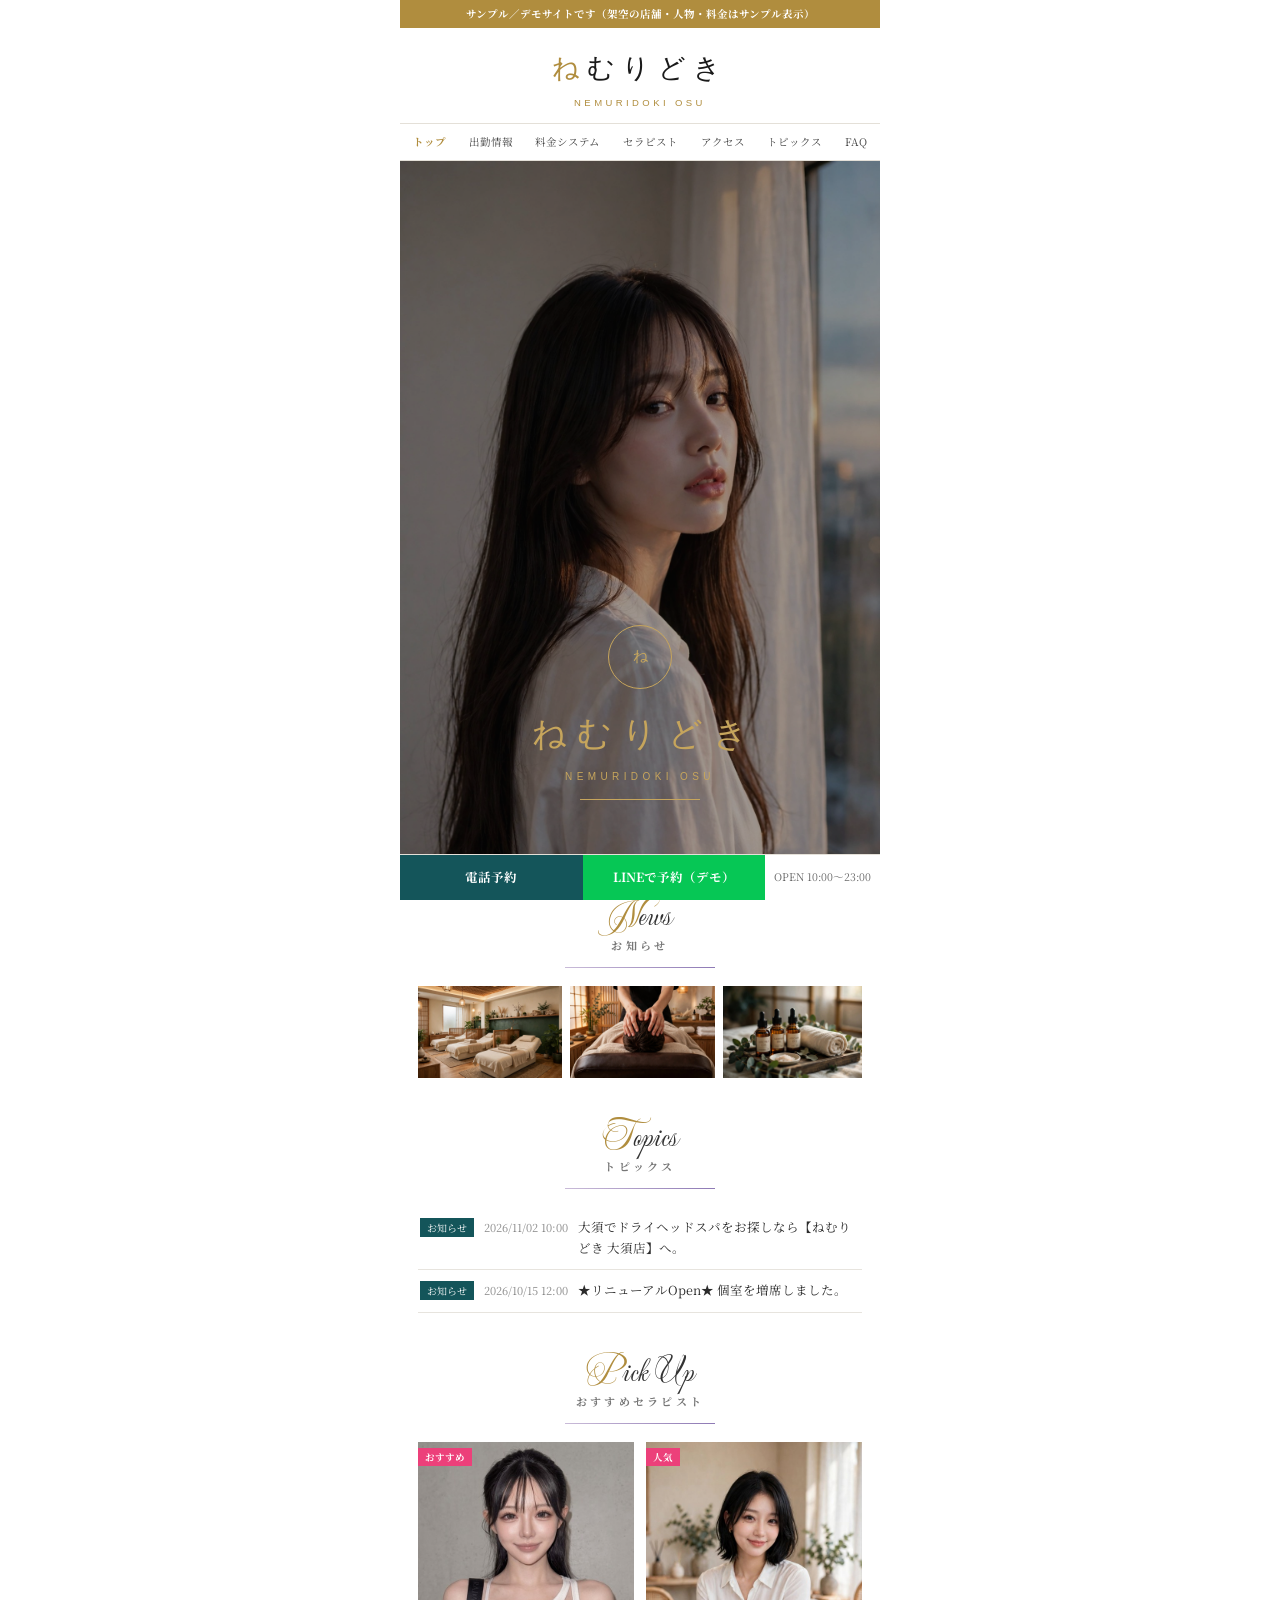
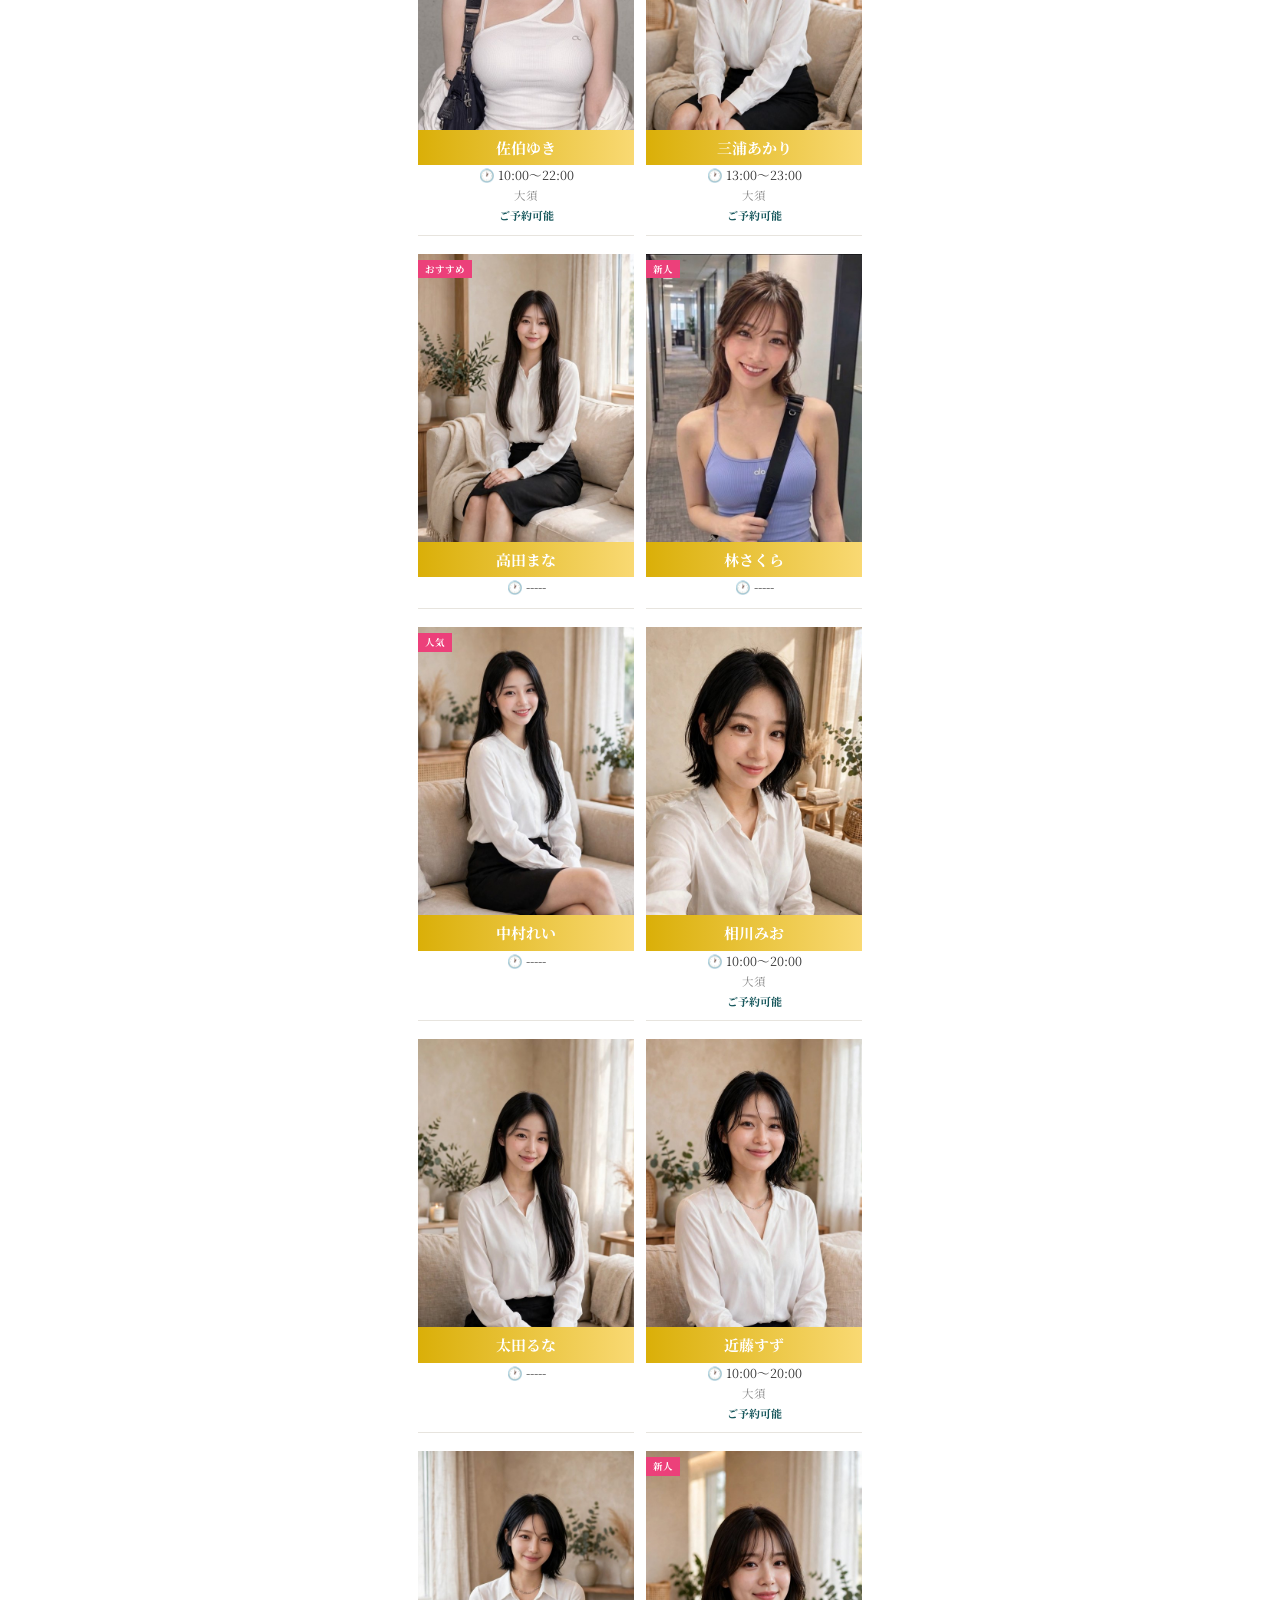
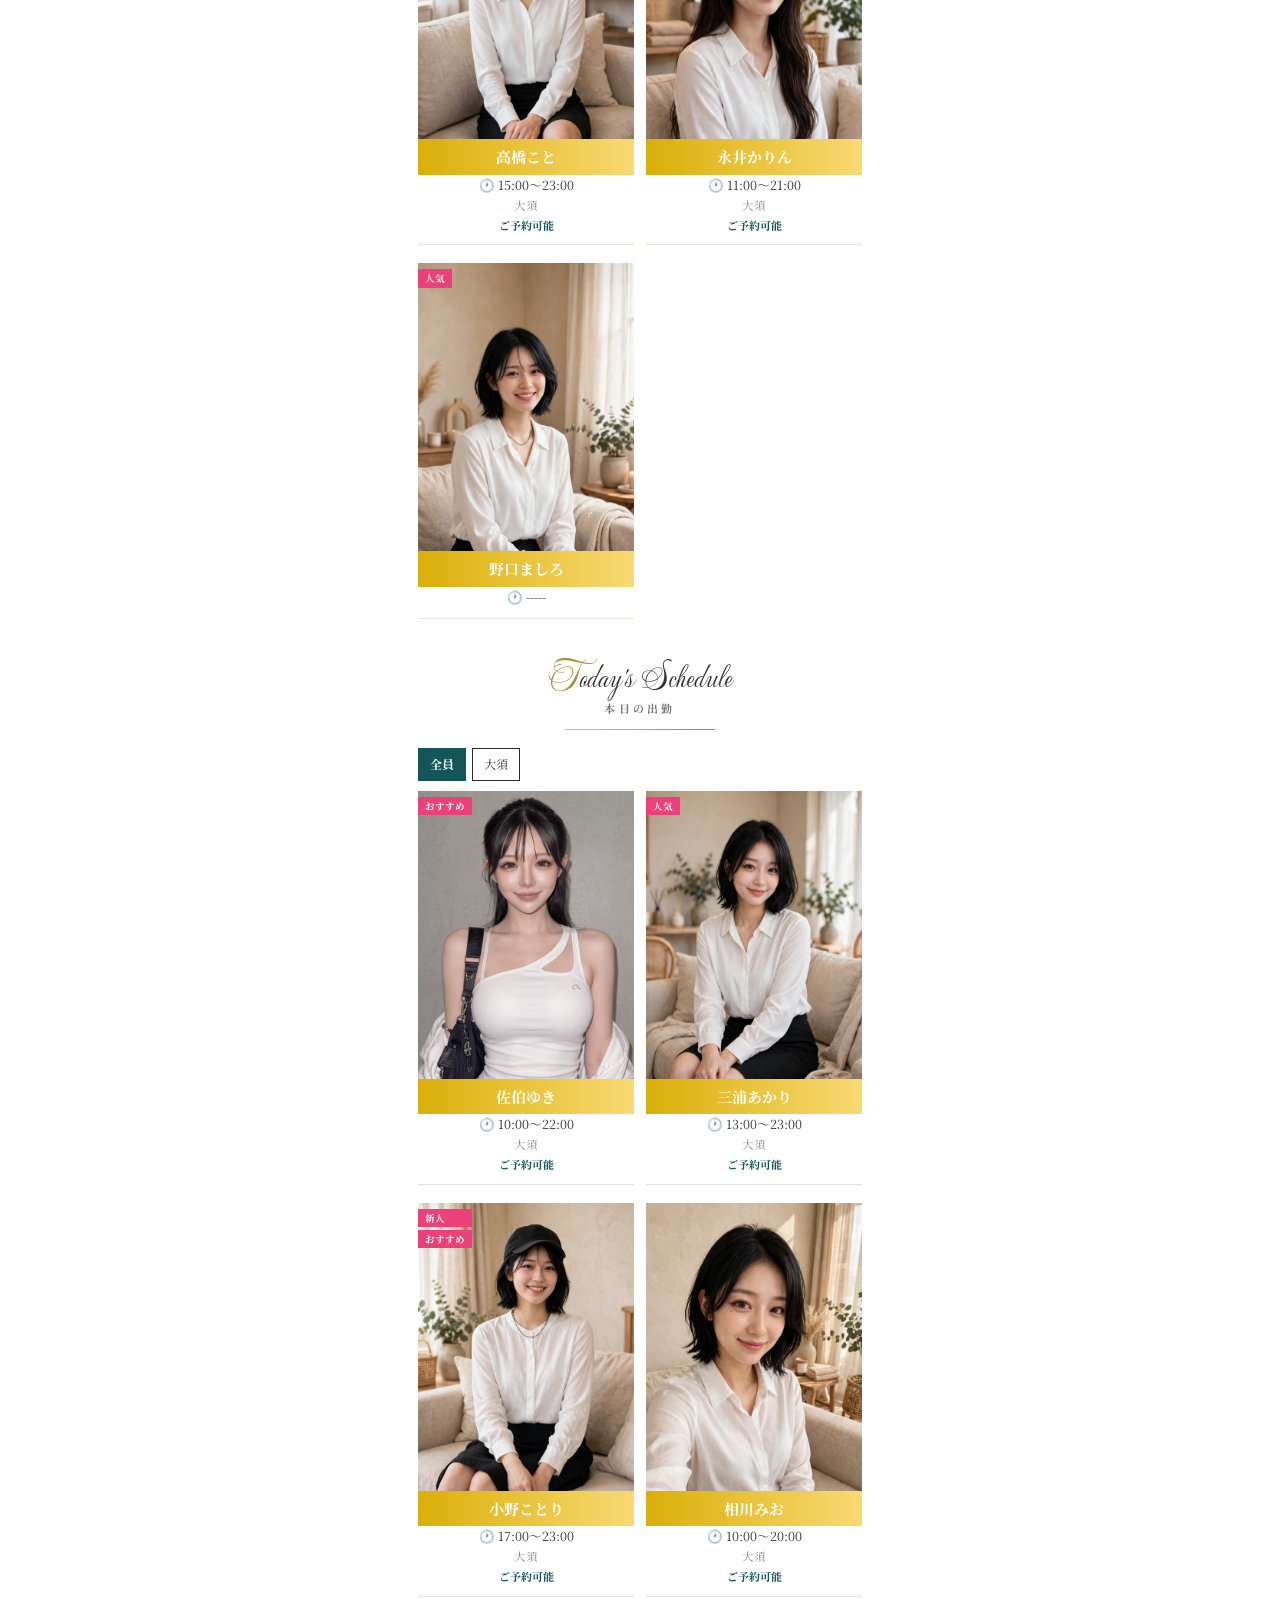
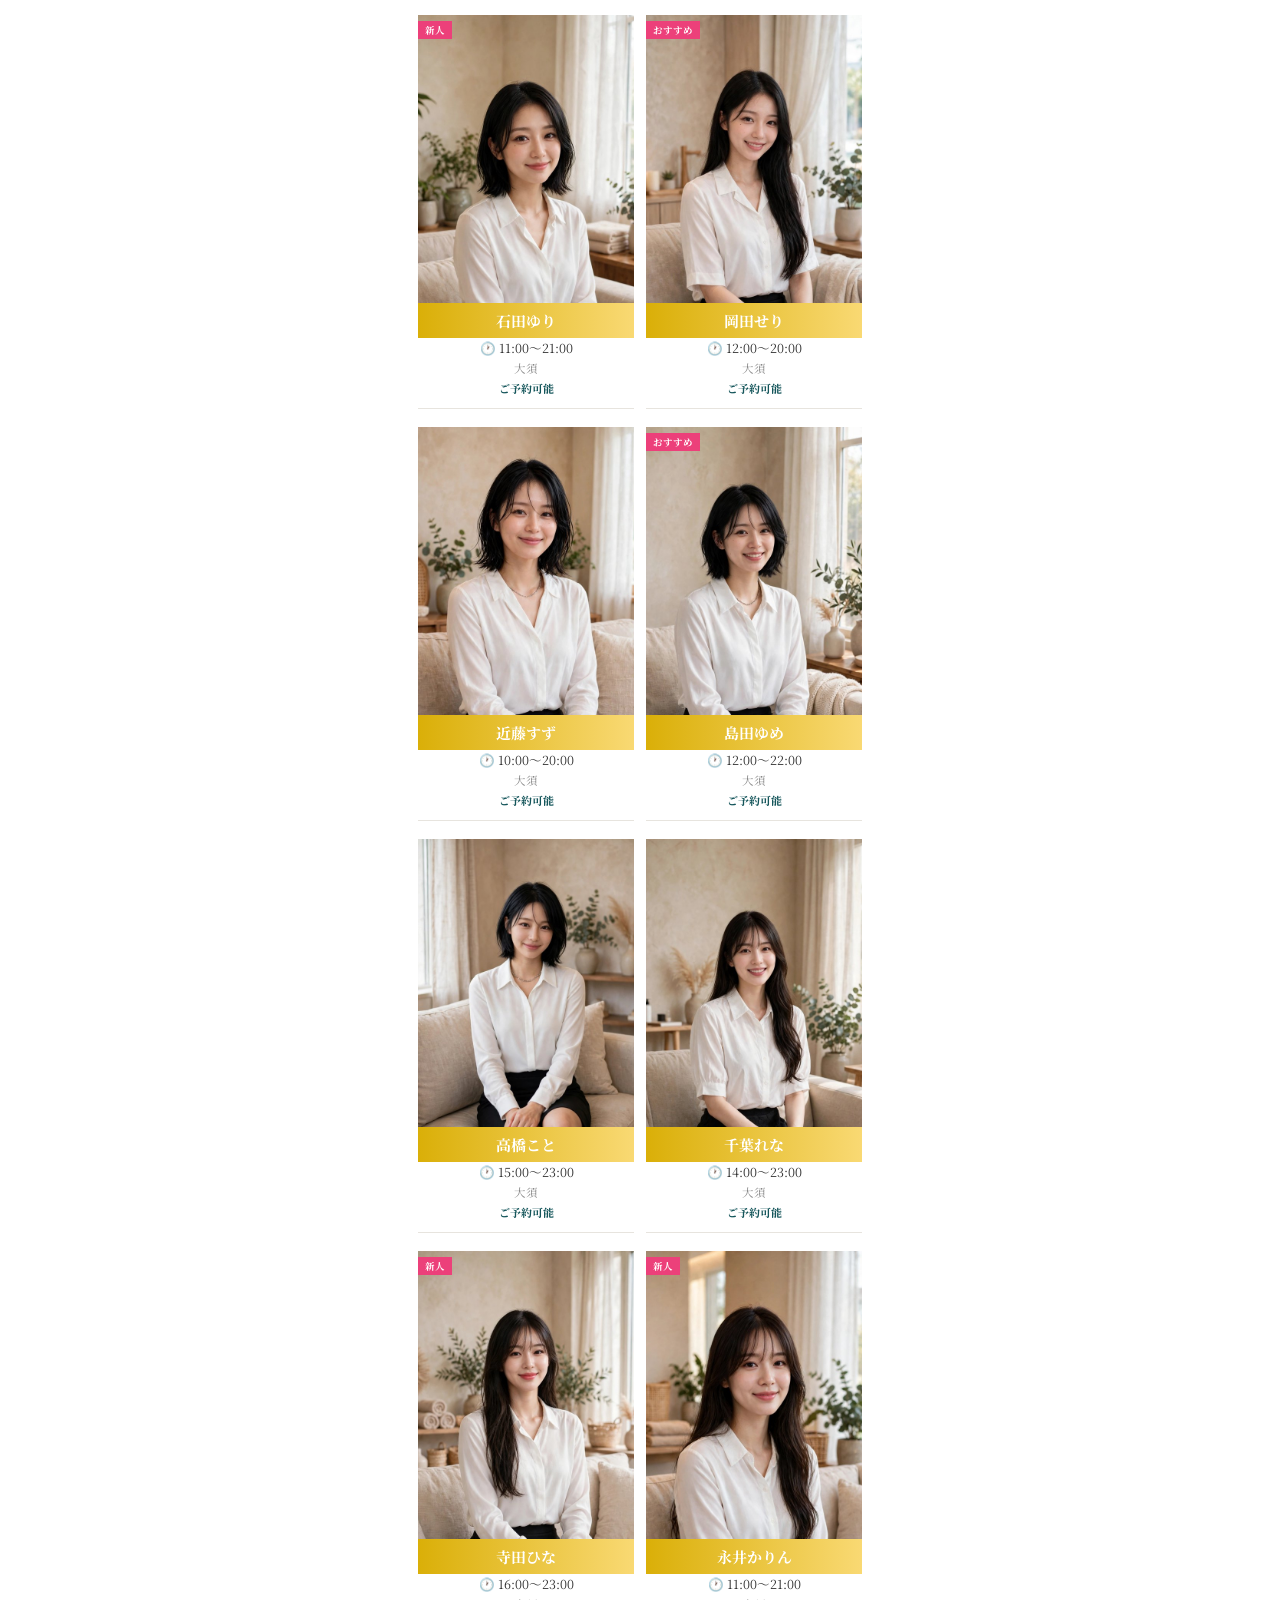
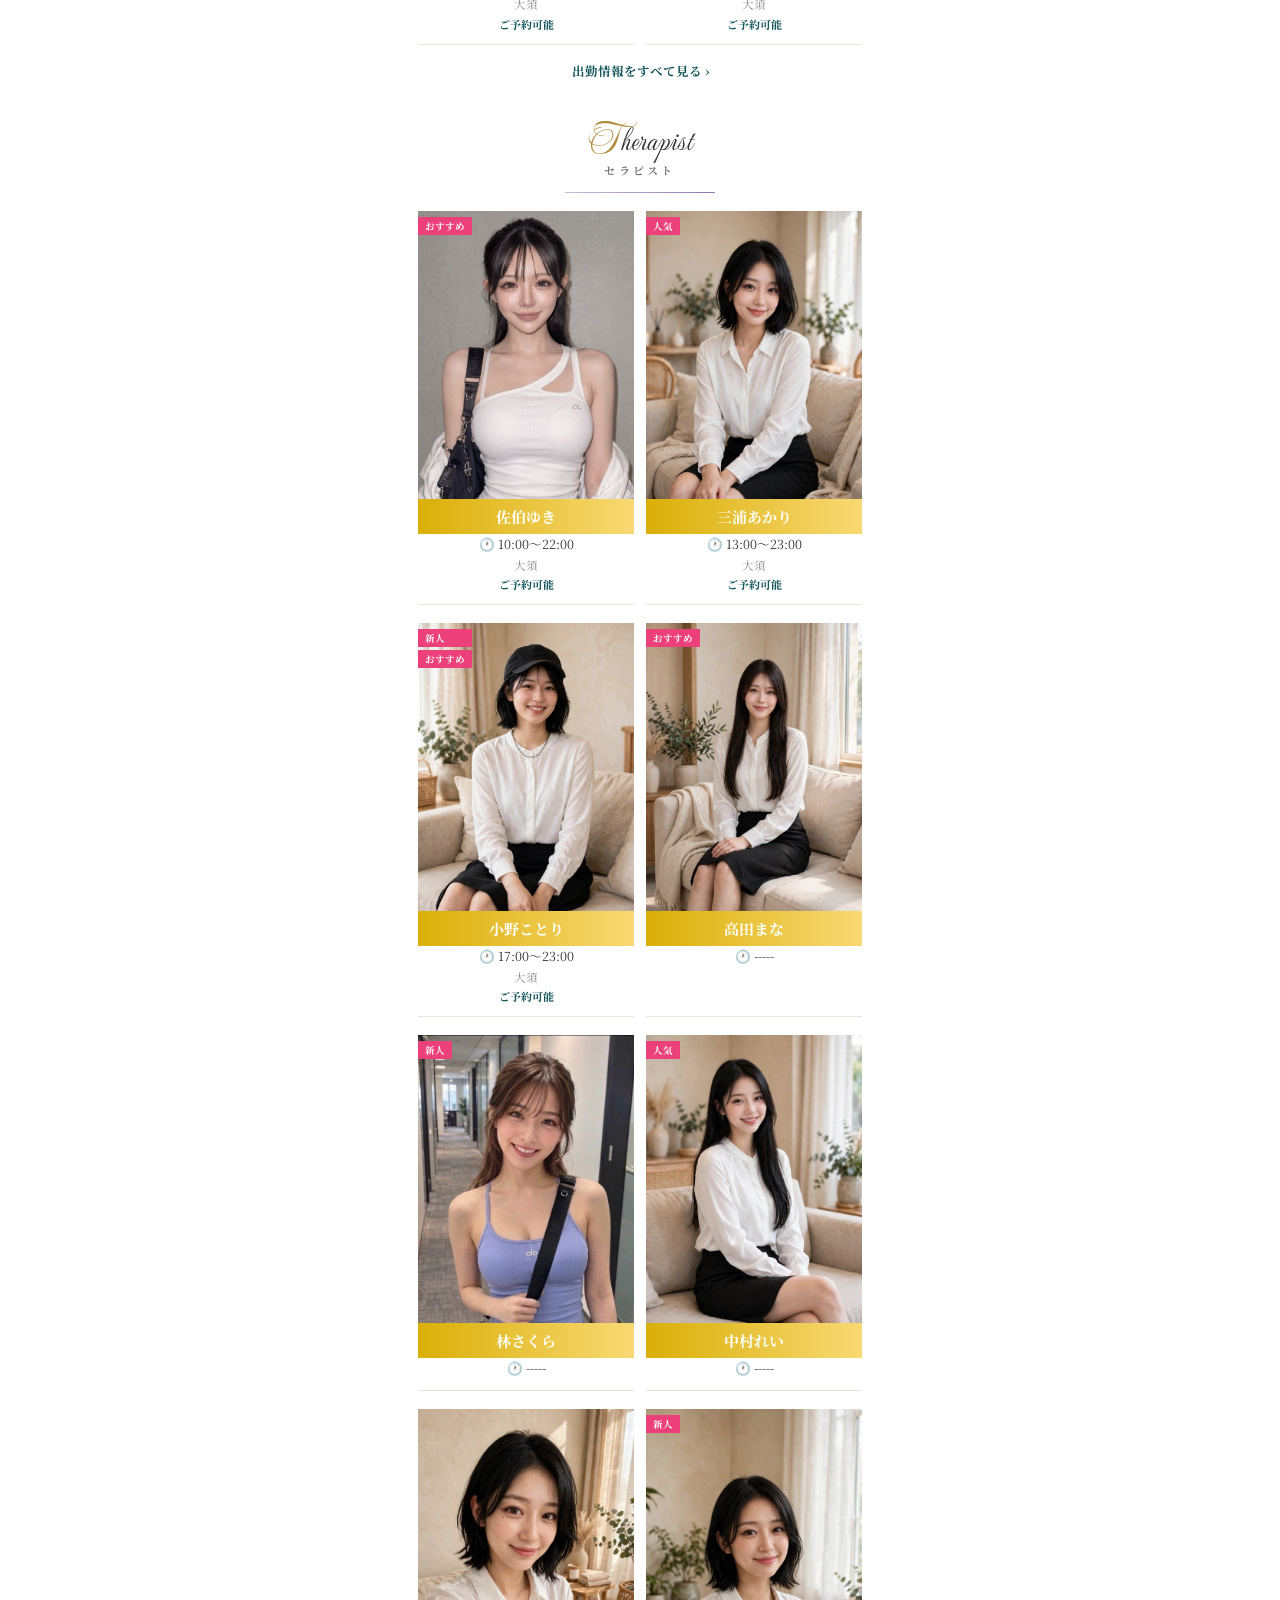
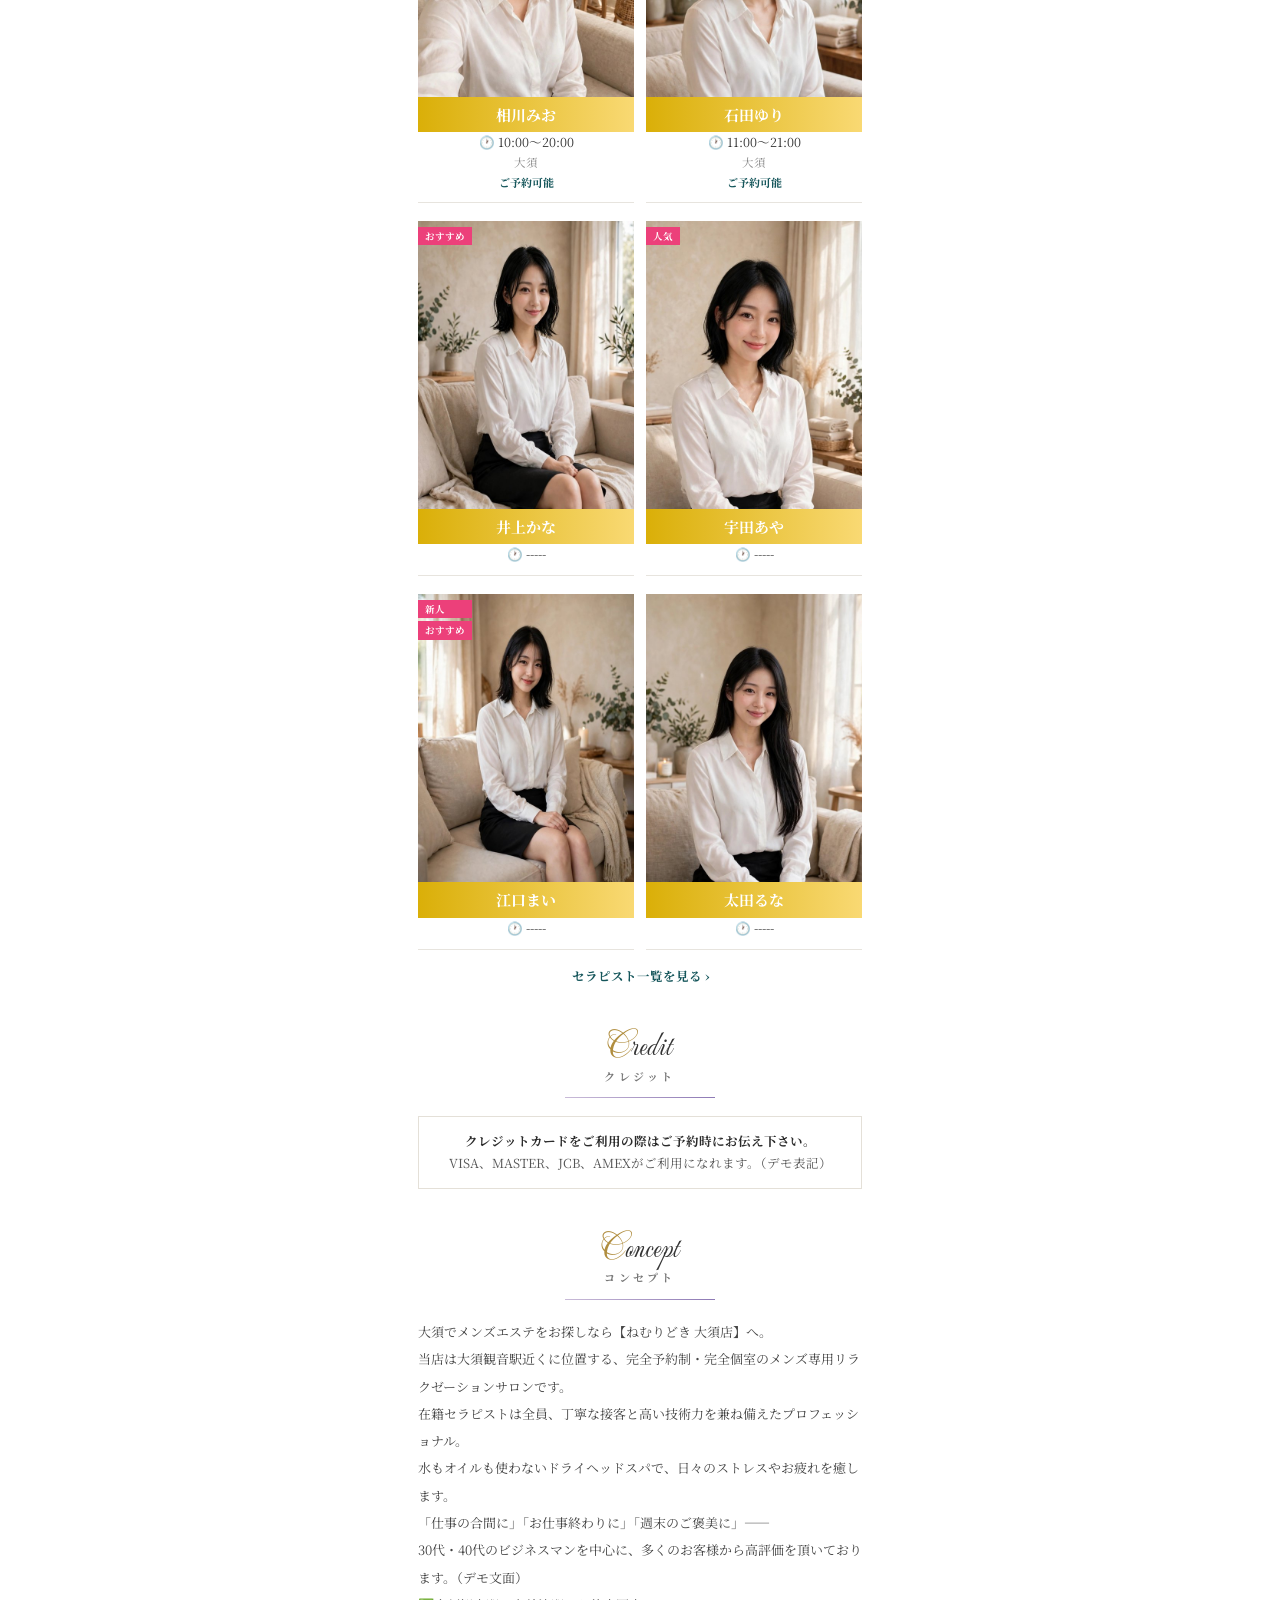
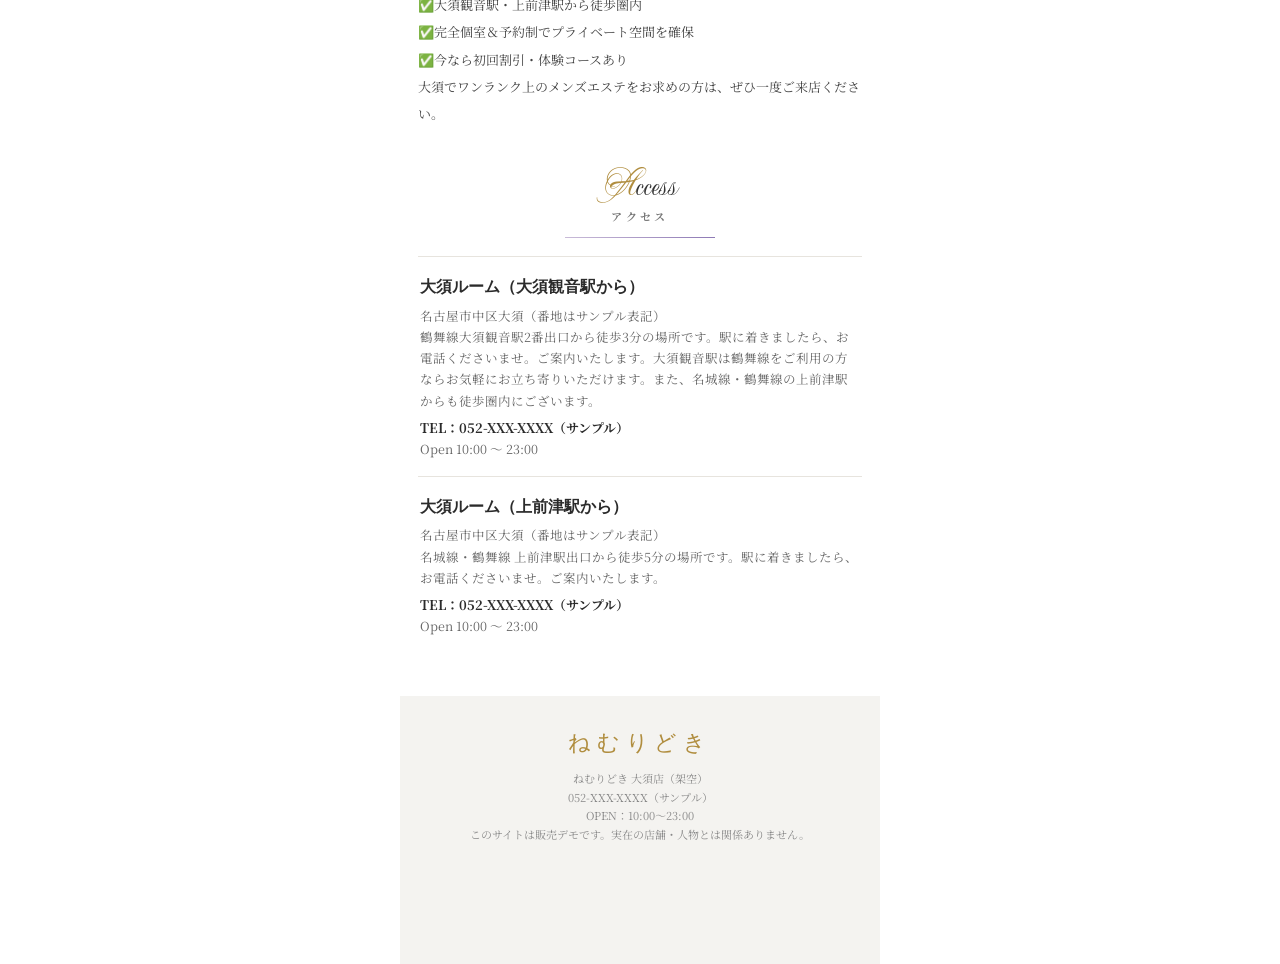
<file: index.html>
<!DOCTYPE html><html lang="ja"><head><meta charset="UTF-8"><meta name="viewport" content="width=device-width,initial-scale=1"><title>大須のメンズエステ【ねむりどき 大須店】完全個室で極上の癒し体験（デモ）</title><link rel="stylesheet" href="style.css"><link rel="preconnect" href="https://fonts.googleapis.com"><link href="https://fonts.googleapis.com/css2?family=Mea+Culpa&family=Noto+Serif+JP:wght@400;700&display=swap" rel="stylesheet"></head><body>
<div class="demo">サンプル／デモサイトです（架空の店舗・人物・料金はサンプル表示）</div><div id="splash"><div class="lg">ねむりどき<small>NEMURIDOKI OSU</small></div></div><header class="top"><div class="logo"><span class="g">ね</span>むりどき<small>NEMURIDOKI OSU</small></div></header>
<nav class="main"><a href="index.html" class="on">トップ</a><a href="schedule.html">出勤情報</a><a href="system.html">料金システム</a><a href="therapist.html">セラピスト</a><a href="access.html">アクセス</a><a href="topics.html">トピックス</a><a href="faq.html">FAQ</a></nav>
<div class="fv"><img src="img/hero.jpg"><div class="veil"></div><div class="lg"><div class="mark">ね</div><div class="nm">ねむりどき</div><div class="en">NEMURIDOKI OSU</div><div class="rule"></div></div></div>
<section><h2 class="sec"><span class="en">News</span><span class="ja">お知らせ</span></h2>
<div class="slider"><img src="img/interior.jpg"><img src="img/treatment.jpg"><img src="img/aroma.jpg"></div></section>
<section><h2 class="sec"><span class="en">Topics</span><span class="ja">トピックス</span></h2>
<div class="topic"><span class="tag">お知らせ</span><span class="d">2026/11/02 10:00</span><span>大須でドライヘッドスパをお探しなら【ねむりどき 大須店】へ。</span></div>
<div class="topic"><span class="tag">お知らせ</span><span class="d">2026/10/15 12:00</span><span>★リニューアルOpen★ 個室を増席しました。</span></div></section>
<section><h2 class="sec"><span class="en">Pick Up</span><span class="ja">おすすめセラピスト</span></h2>
<div class="grid" id="pickup"></div></section>
<section><h2 class="sec"><span class="en">Today's Schedule</span><span class="ja">本日の出勤</span></h2>
<div class="tabs"><span class="on">全員</span><span>大須</span></div>
<div class="grid" id="today"></div>
<a class="more" href="schedule.html">出勤情報をすべて見る ›</a></section>
<section><h2 class="sec"><span class="en">Therapist</span><span class="ja">セラピスト</span></h2>
<div class="grid" id="therapists"></div>
<a class="more" href="therapist.html">セラピスト一覧を見る ›</a></section>
<section><h2 class="sec"><span class="en">Credit</span><span class="ja">クレジット</span></h2>
<div class="credit"><b>クレジットカードをご利用の際はご予約時にお伝え下さい。</b><br>VISA、MASTER、JCB、AMEXがご利用になれます。（デモ表記）</div></section>
<section><h2 class="sec"><span class="en">Concept</span><span class="ja">コンセプト</span></h2>
<div class="concept">
<p>大須でメンズエステをお探しなら【ねむりどき 大須店】へ。</p>
<p>当店は大須観音駅近くに位置する、完全予約制・完全個室のメンズ専用リラクゼーションサロンです。</p>
<p>在籍セラピストは全員、丁寧な接客と高い技術力を兼ね備えたプロフェッショナル。</p>
<p>水もオイルも使わないドライヘッドスパで、日々のストレスやお疲れを癒します。</p>
<p>「仕事の合間に」「お仕事終わりに」「週末のご褒美に」——</p>
<p>30代・40代のビジネスマンを中心に、多くのお客様から高評価を頂いております。（デモ文面）</p>
<p><span class="ck">✅</span>大須観音駅・上前津駅から徒歩圏内</p>
<p><span class="ck">✅</span>完全個室＆予約制でプライベート空間を確保</p>
<p><span class="ck">✅</span>今なら初回割引・体験コースあり</p>
<p>大須でワンランク上のメンズエステをお求めの方は、ぜひ一度ご来店ください。</p>
</div></section>
<section id="access"><h2 class="sec"><span class="en">Access</span><span class="ja">アクセス</span></h2>
<div class="room"><h3>大須ルーム（大須観音駅から）</h3>
<p>名古屋市中区大須（番地はサンプル表記）</p>
<p>鶴舞線大須観音駅2番出口から徒歩3分の場所です。駅に着きましたら、お電話くださいませ。ご案内いたします。大須観音駅は鶴舞線をご利用の方ならお気軽にお立ち寄りいただけます。また、名城線・鶴舞線の上前津駅からも徒歩圏内にございます。</p>
<p class="tel">TEL：052-XXX-XXXX（サンプル）</p><p>Open 10:00 ～ 23:00</p></div>
<div class="room"><h3>大須ルーム（上前津駅から）</h3>
<p>名古屋市中区大須（番地はサンプル表記）</p>
<p>名城線・鶴舞線 上前津駅出口から徒歩5分の場所です。駅に着きましたら、お電話くださいませ。ご案内いたします。</p>
<p class="tel">TEL：052-XXX-XXXX（サンプル）</p><p>Open 10:00 ～ 23:00</p></div>
</section>
<footer><div class="fl">ねむりどき</div>ねむりどき 大須店（架空）<br>052-XXX-XXXX（サンプル）<br>OPEN：10:00～23:00<br>このサイトは販売デモです。実在の店舗・人物とは関係ありません。</footer>
<div class="bar"><a href="tel:0520000000">電話予約</a><a class="line" href="#">LINEで予約（デモ）</a><span class="open">OPEN 10:00～23:00</span></div>
<script src="staff.js"></script>
<script>
document.getElementById("pickup").innerHTML=STAFF.filter(s=>s.pickup).map(s=>cardHTML(s)).join("");
document.getElementById("today").innerHTML=STAFF.filter(s=>s.ok).map(s=>cardHTML(s)).join("");
document.getElementById("therapists").innerHTML=STAFF.slice(0,12).map(s=>cardHTML(s)).join("");
</script>
</body></html>
</file>
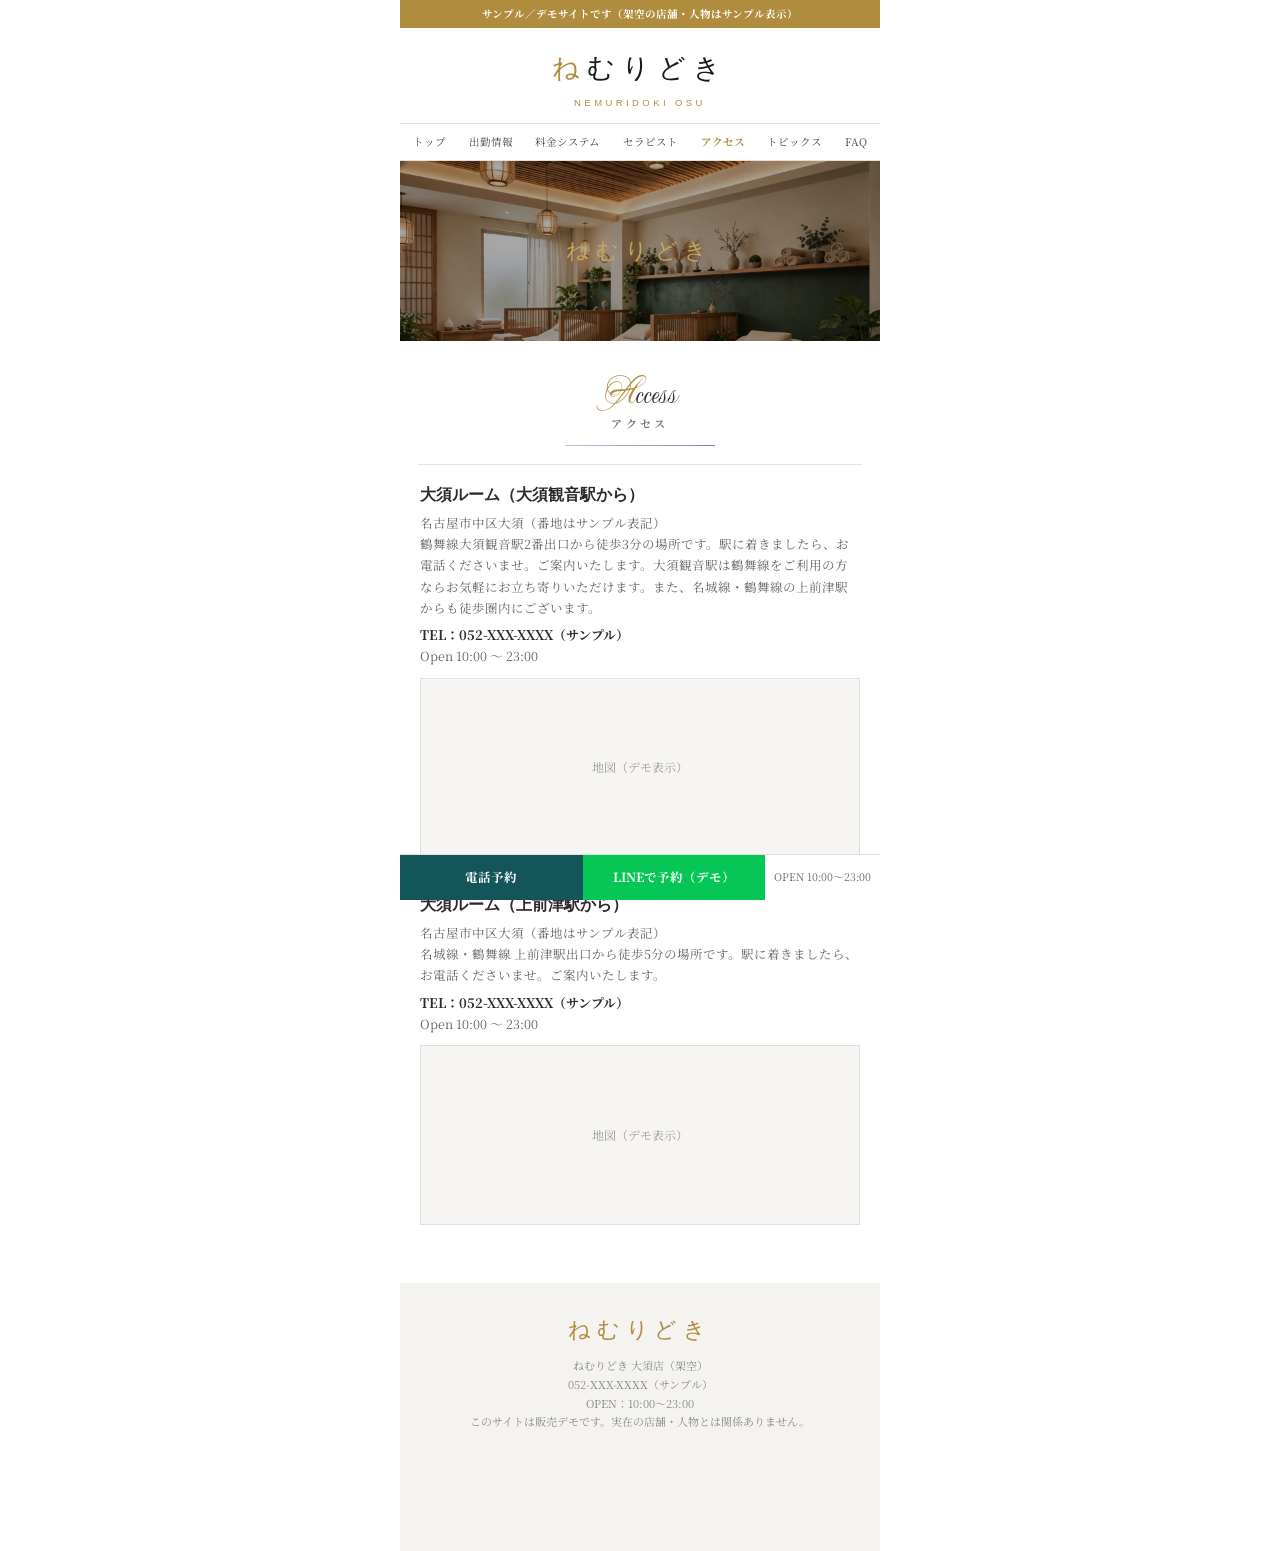
<file: access.html>
<!DOCTYPE html><html lang="ja"><head><meta charset="UTF-8"><meta name="viewport" content="width=device-width,initial-scale=1"><title>アクセス｜大須のメンズエステ【ねむりどき 大須店】（デモ）</title><link rel="stylesheet" href="style.css"><link rel="preconnect" href="https://fonts.googleapis.com"><link href="https://fonts.googleapis.com/css2?family=Mea+Culpa&family=Noto+Serif+JP:wght@400;700&display=swap" rel="stylesheet"></head><body>
<div class="demo">サンプル／デモサイトです（架空の店舗・人物はサンプル表示）</div><div id="splash"><div class="lg">ねむりどき<small>NEMURIDOKI OSU</small></div></div><header class="top"><div class="logo"><span class="g">ね</span>むりどき<small>NEMURIDOKI OSU</small></div></header>
<nav class="main"><a href="index.html">トップ</a><a href="schedule.html">出勤情報</a><a href="system.html">料金システム</a><a href="therapist.html">セラピスト</a><a href="access.html" class="on">アクセス</a><a href="topics.html">トピックス</a><a href="faq.html">FAQ</a></nav>
<div class="banner"><img src="img/interior.jpg"><div class="veil"></div><div class="lg">ねむりどき</div></div>
<section><h2 class="sec"><span class="en">Access</span><span class="ja">アクセス</span></h2>
<div class="room"><h3>大須ルーム（大須観音駅から）</h3>
<p>名古屋市中区大須（番地はサンプル表記）</p>
<p>鶴舞線大須観音駅2番出口から徒歩3分の場所です。駅に着きましたら、お電話くださいませ。ご案内いたします。大須観音駅は鶴舞線をご利用の方ならお気軽にお立ち寄りいただけます。また、名城線・鶴舞線の上前津駅からも徒歩圏内にございます。</p>
<p class="tel">TEL：052-XXX-XXXX（サンプル）</p><p>Open 10:00 ～ 23:00</p>
<div class="mapbox">地図（デモ表示）</div></div>
<div class="room"><h3>大須ルーム（上前津駅から）</h3>
<p>名古屋市中区大須（番地はサンプル表記）</p>
<p>名城線・鶴舞線 上前津駅出口から徒歩5分の場所です。駅に着きましたら、お電話くださいませ。ご案内いたします。</p>
<p class="tel">TEL：052-XXX-XXXX（サンプル）</p><p>Open 10:00 ～ 23:00</p>
<div class="mapbox">地図（デモ表示）</div></div>
</section>
<footer><div class="fl">ねむりどき</div>ねむりどき 大須店（架空）<br>052-XXX-XXXX（サンプル）<br>OPEN：10:00～23:00<br>このサイトは販売デモです。実在の店舗・人物とは関係ありません。</footer>
<div class="bar"><a href="tel:0520000000">電話予約</a><a class="line" href="#">LINEで予約（デモ）</a><span class="open">OPEN 10:00～23:00</span></div>
<script src="staff.js"></script>
</body></html>
</file>
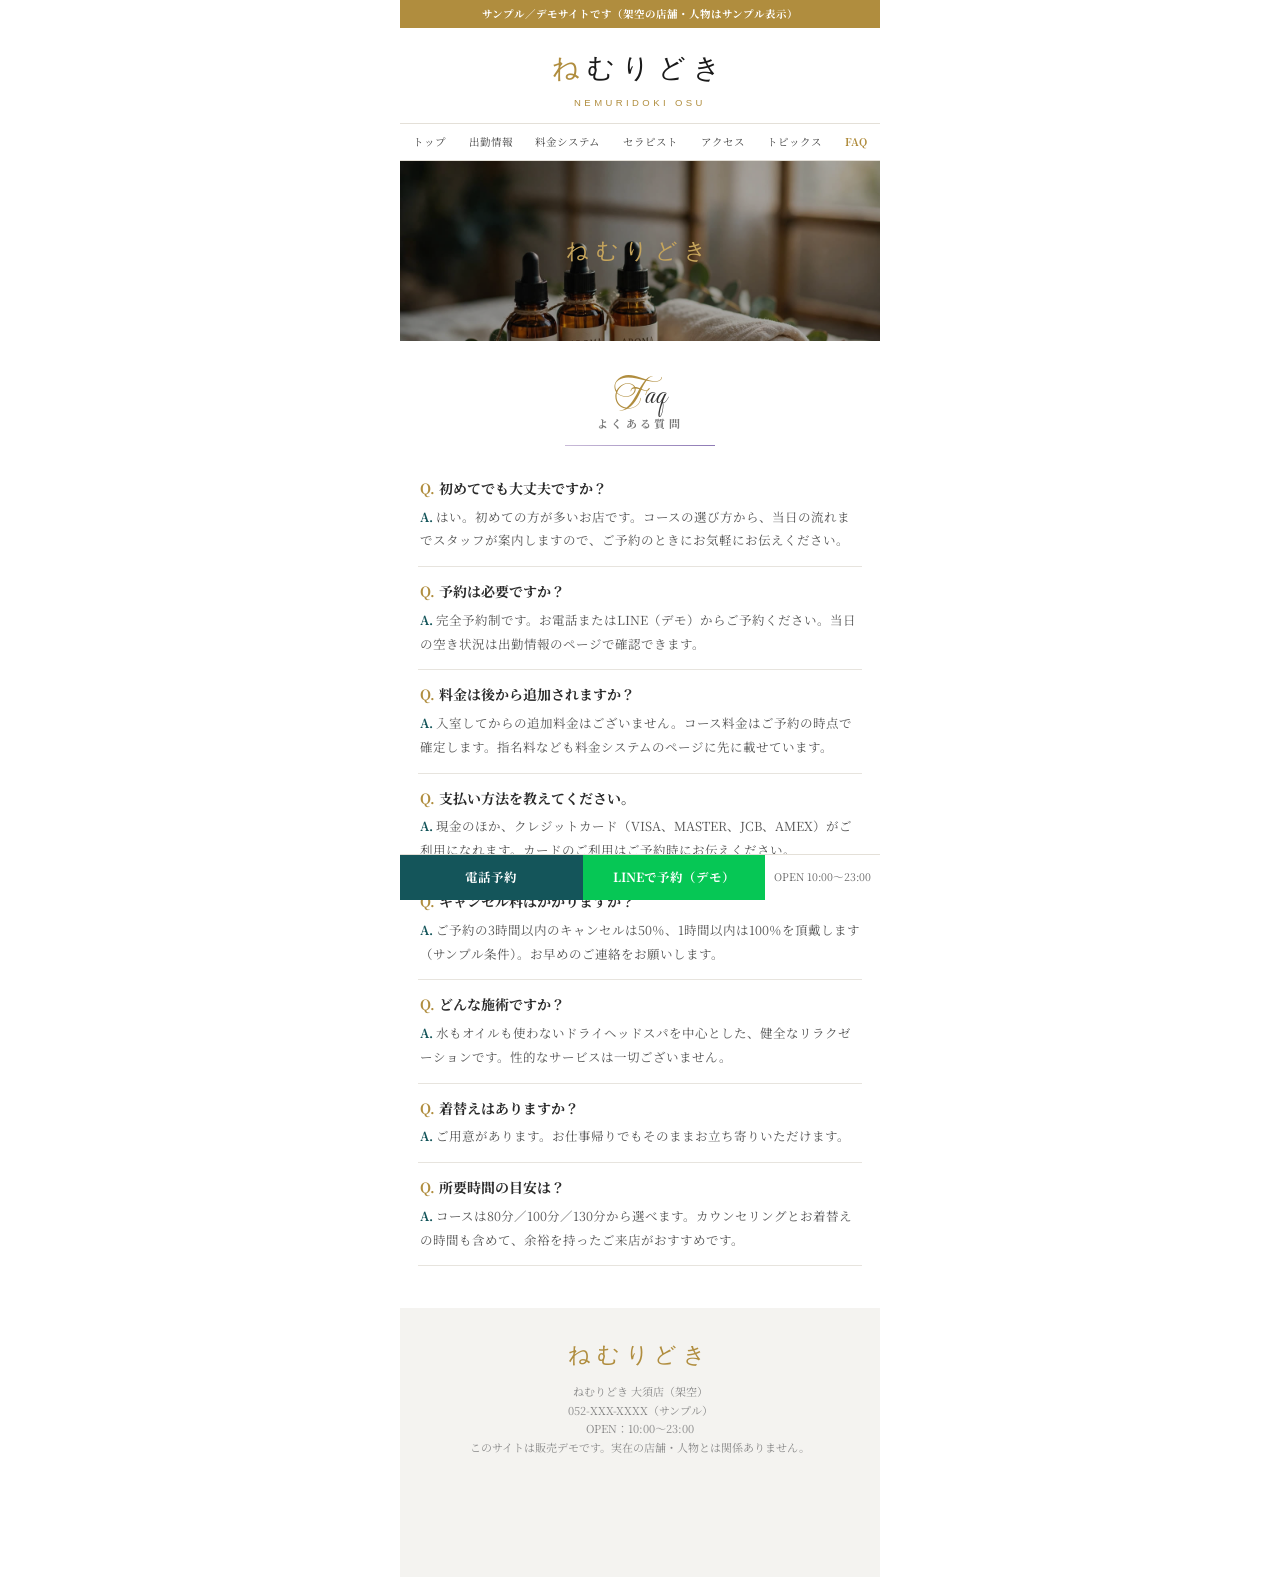
<file: faq.html>
<!DOCTYPE html><html lang="ja"><head><meta charset="UTF-8"><meta name="viewport" content="width=device-width,initial-scale=1"><title>FAQ｜大須のメンズエステ【ねむりどき 大須店】（デモ）</title><link rel="stylesheet" href="style.css"><link rel="preconnect" href="https://fonts.googleapis.com"><link href="https://fonts.googleapis.com/css2?family=Mea+Culpa&family=Noto+Serif+JP:wght@400;700&display=swap" rel="stylesheet"></head><body>
<div class="demo">サンプル／デモサイトです（架空の店舗・人物はサンプル表示）</div><div id="splash"><div class="lg">ねむりどき<small>NEMURIDOKI OSU</small></div></div><header class="top"><div class="logo"><span class="g">ね</span>むりどき<small>NEMURIDOKI OSU</small></div></header>
<nav class="main"><a href="index.html">トップ</a><a href="schedule.html">出勤情報</a><a href="system.html">料金システム</a><a href="therapist.html">セラピスト</a><a href="access.html">アクセス</a><a href="topics.html">トピックス</a><a href="faq.html" class="on">FAQ</a></nav>
<div class="banner"><img src="img/aroma.jpg"><div class="veil"></div><div class="lg">ねむりどき</div></div>
<section><h2 class="sec"><span class="en">Faq</span><span class="ja">よくある質問</span></h2><div class="qa"><div class="q">初めてでも大丈夫ですか？</div><div class="a">はい。初めての方が多いお店です。コースの選び方から、当日の流れまでスタッフが案内しますので、ご予約のときにお気軽にお伝えください。</div></div><div class="qa"><div class="q">予約は必要ですか？</div><div class="a">完全予約制です。お電話またはLINE（デモ）からご予約ください。当日の空き状況は出勤情報のページで確認できます。</div></div><div class="qa"><div class="q">料金は後から追加されますか？</div><div class="a">入室してからの追加料金はございません。コース料金はご予約の時点で確定します。指名料なども料金システムのページに先に載せています。</div></div><div class="qa"><div class="q">支払い方法を教えてください。</div><div class="a">現金のほか、クレジットカード（VISA、MASTER、JCB、AMEX）がご利用になれます。カードのご利用はご予約時にお伝えください。</div></div><div class="qa"><div class="q">キャンセル料はかかりますか？</div><div class="a">ご予約の3時間以内のキャンセルは50％、1時間以内は100％を頂戴します（サンプル条件）。お早めのご連絡をお願いします。</div></div><div class="qa"><div class="q">どんな施術ですか？</div><div class="a">水もオイルも使わないドライヘッドスパを中心とした、健全なリラクゼーションです。性的なサービスは一切ございません。</div></div><div class="qa"><div class="q">着替えはありますか？</div><div class="a">ご用意があります。お仕事帰りでもそのままお立ち寄りいただけます。</div></div><div class="qa"><div class="q">所要時間の目安は？</div><div class="a">コースは80分／100分／130分から選べます。カウンセリングとお着替えの時間も含めて、余裕を持ったご来店がおすすめです。</div></div></section>
<footer><div class="fl">ねむりどき</div>ねむりどき 大須店（架空）<br>052-XXX-XXXX（サンプル）<br>OPEN：10:00～23:00<br>このサイトは販売デモです。実在の店舗・人物とは関係ありません。</footer>
<div class="bar"><a href="tel:0520000000">電話予約</a><a class="line" href="#">LINEで予約（デモ）</a><span class="open">OPEN 10:00～23:00</span></div>
<script src="staff.js"></script>
</body></html>
</file>
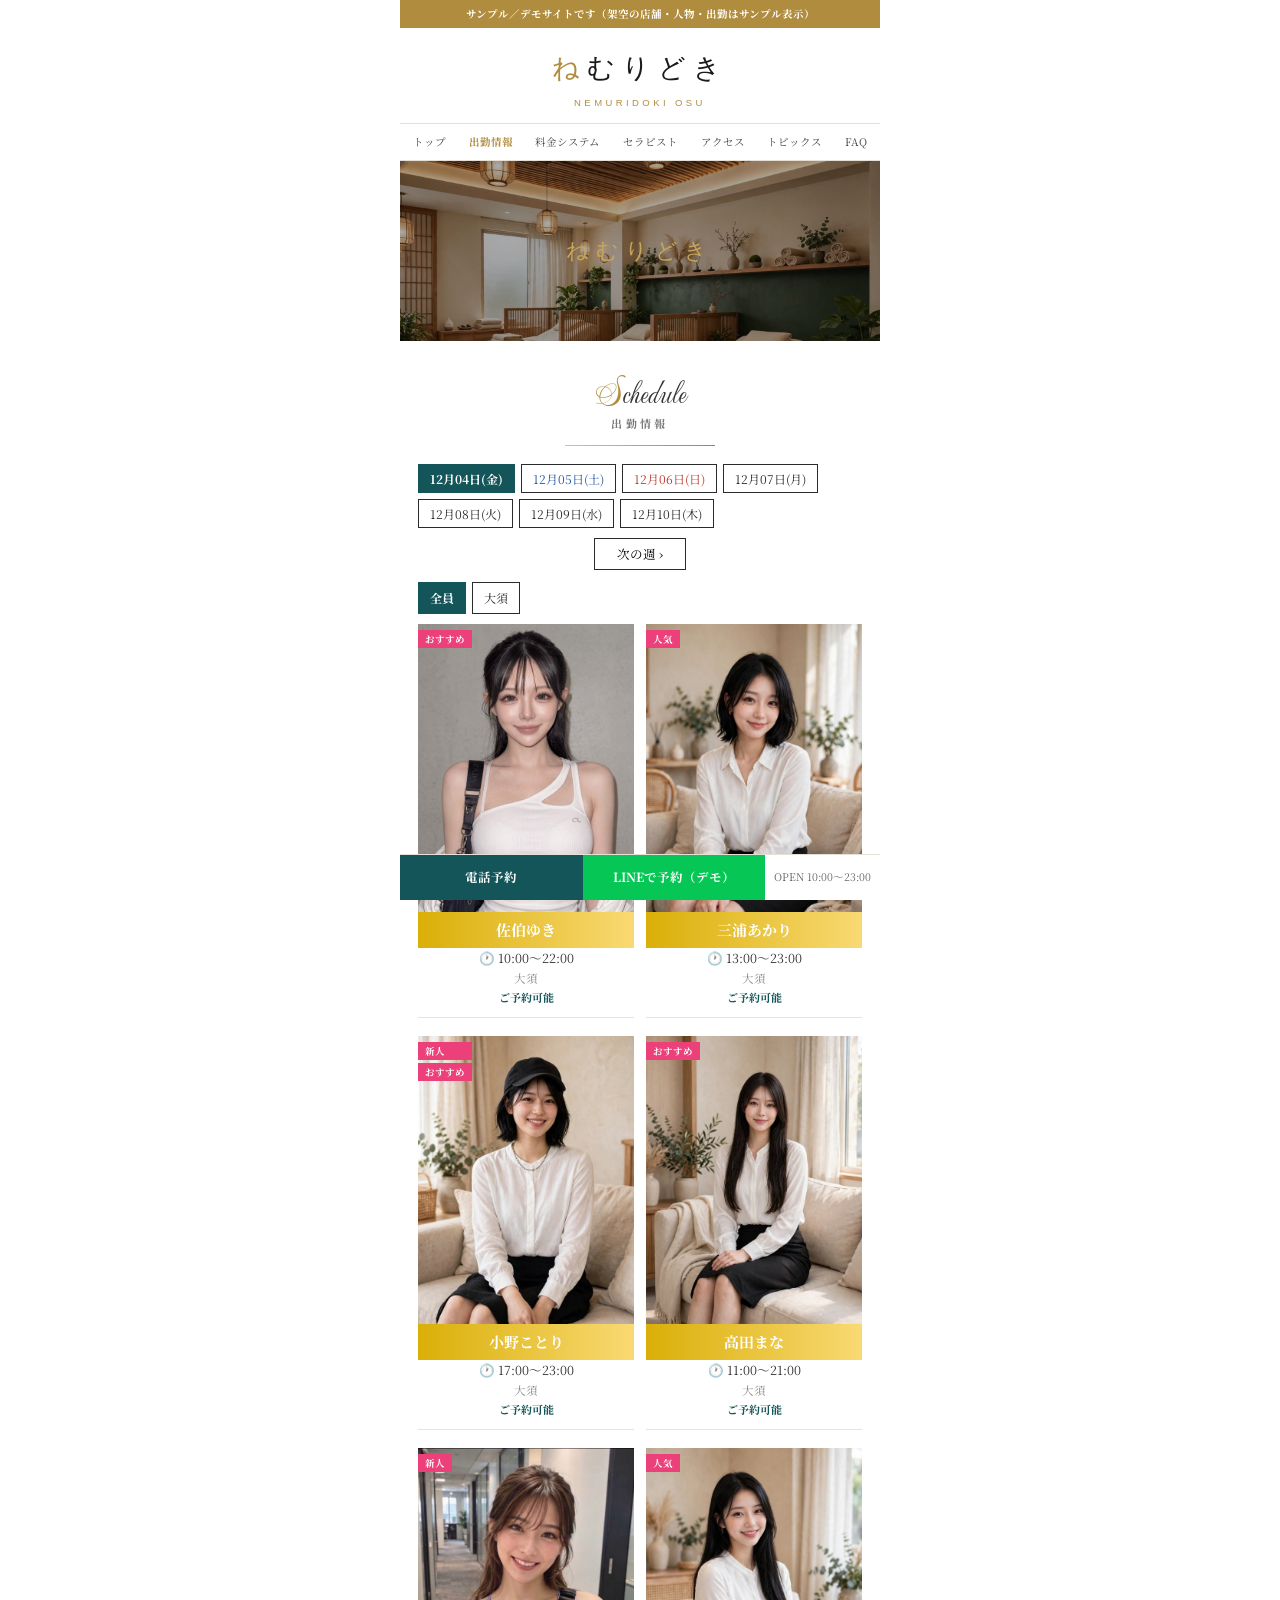
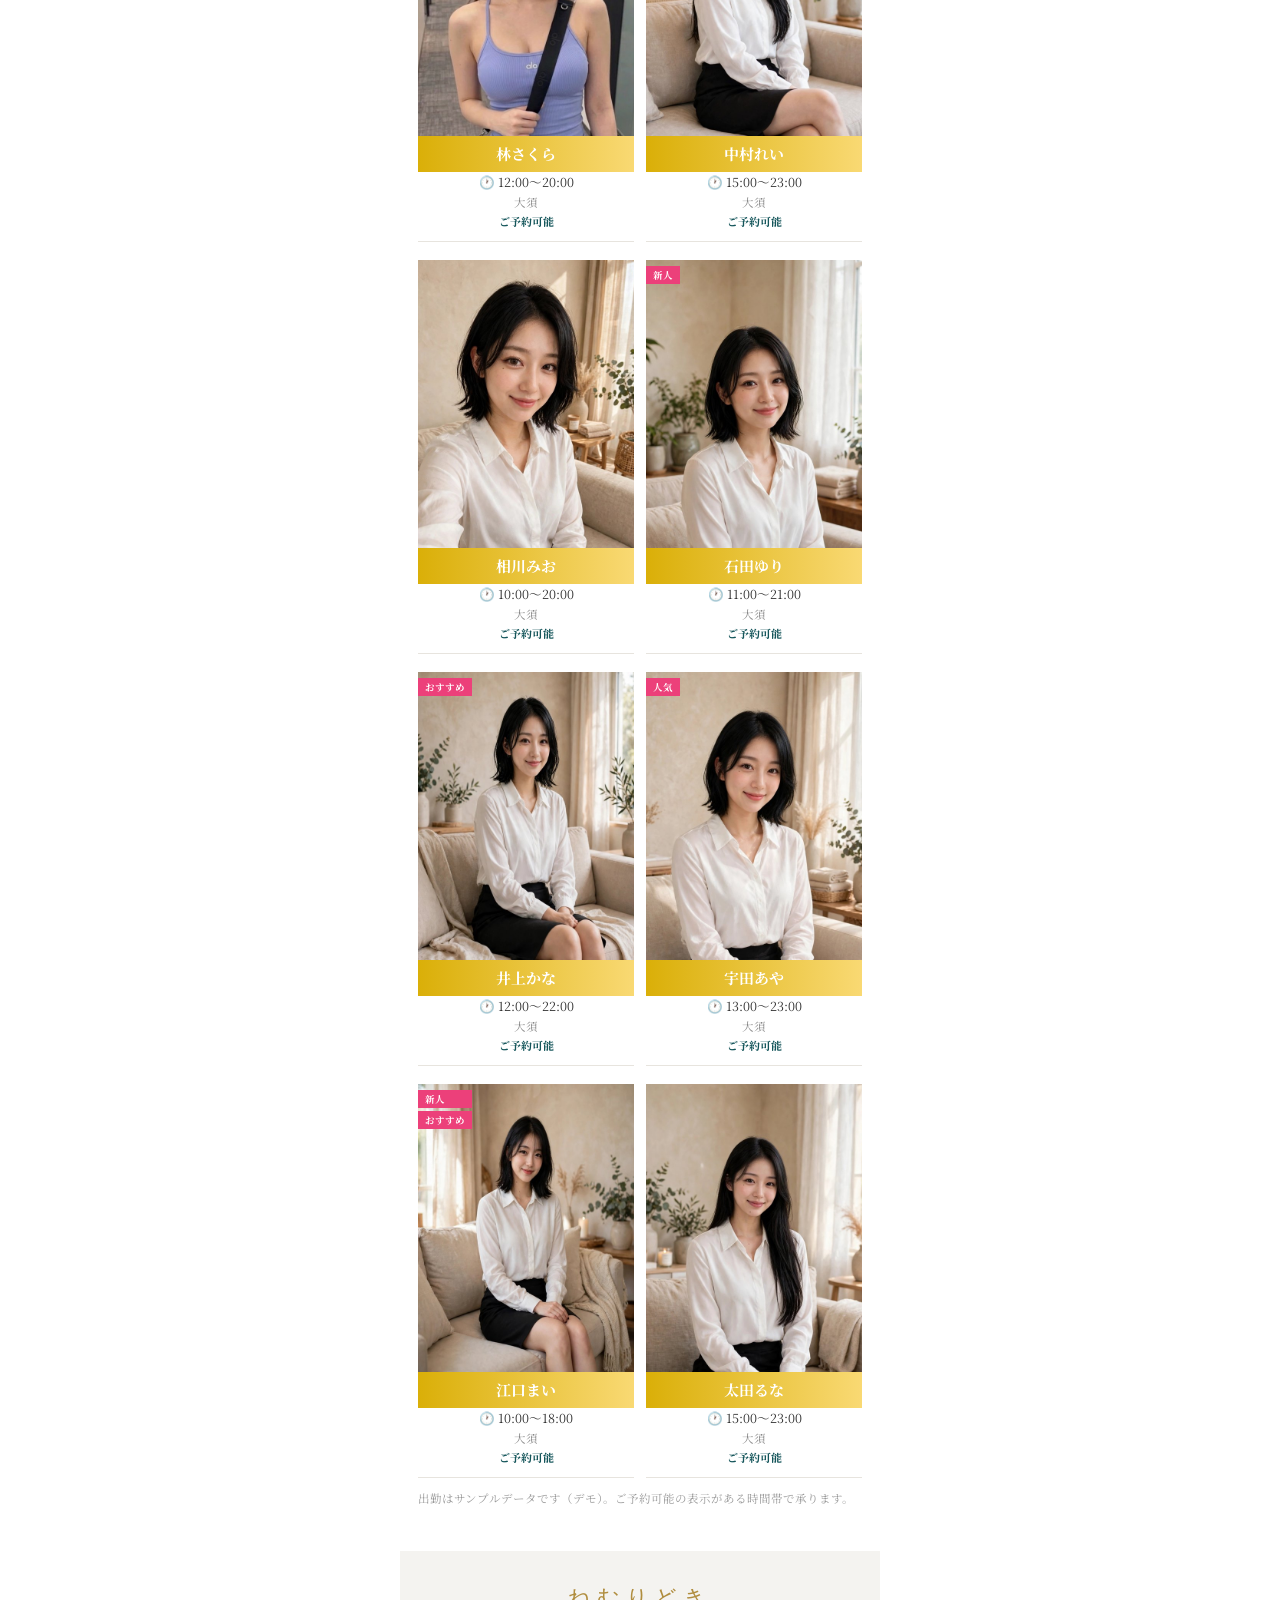
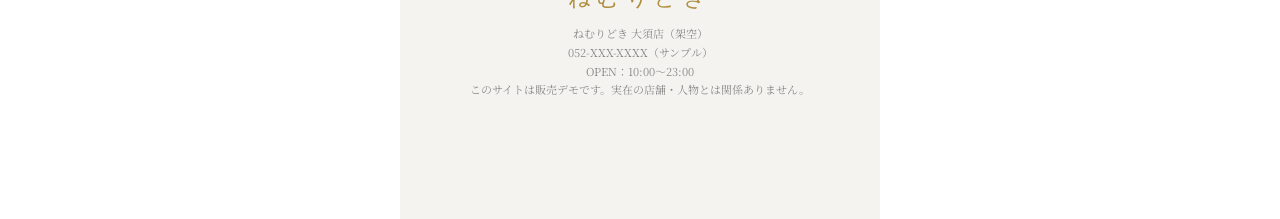
<file: schedule.html>
<!DOCTYPE html><html lang="ja"><head><meta charset="UTF-8"><meta name="viewport" content="width=device-width,initial-scale=1"><title>出勤情報｜大須のメンズエステ【ねむりどき 大須店】（デモ）</title><link rel="stylesheet" href="style.css"><link rel="preconnect" href="https://fonts.googleapis.com"><link href="https://fonts.googleapis.com/css2?family=Mea+Culpa&family=Noto+Serif+JP:wght@400;700&display=swap" rel="stylesheet"></head><body>
<div class="demo">サンプル／デモサイトです（架空の店舗・人物・出勤はサンプル表示）</div><div id="splash"><div class="lg">ねむりどき<small>NEMURIDOKI OSU</small></div></div><header class="top"><div class="logo"><span class="g">ね</span>むりどき<small>NEMURIDOKI OSU</small></div></header>
<nav class="main"><a href="index.html">トップ</a><a href="schedule.html" class="on">出勤情報</a><a href="system.html">料金システム</a><a href="therapist.html">セラピスト</a><a href="access.html">アクセス</a><a href="topics.html">トピックス</a><a href="faq.html">FAQ</a></nav>
<div class="banner"><img src="img/interior.jpg"><div class="veil"></div><div class="lg">ねむりどき</div></div>
<section><h2 class="sec"><span class="en">Schedule</span><span class="ja">出勤情報</span></h2>
<div class="tabs" id="dates"></div>
<button class="nextweek" id="nextweek">次の週 ›</button>
<div class="tabs"><span class="on">全員</span><span>大須</span></div>
<div class="grid" id="list"></div>
<p class="note">出勤はサンプルデータです（デモ）。ご予約可能の表示がある時間帯で承ります。</p>
</section>
<footer><div class="fl">ねむりどき</div>ねむりどき 大須店（架空）<br>052-XXX-XXXX（サンプル）<br>OPEN：10:00～23:00<br>このサイトは販売デモです。実在の店舗・人物とは関係ありません。</footer>
<div class="bar"><a href="tel:0520000000">電話予約</a><a class="line" href="#">LINEで予約（デモ）</a><span class="open">OPEN 10:00～23:00</span></div>
<script src="staff.js"></script>
<script>
const WD=["日","月","火","水","木","金","土"];
const today=new Date(); today.setHours(0,0,0,0);
let week=0, sel=0;
const tabs=document.getElementById("dates");
function drawTabs(){
 tabs.innerHTML="";
 for(let i=0;i<7;i++){
  const d=new Date(today); d.setDate(d.getDate()+week*7+i);
  const b=document.createElement("button");
  b.textContent=`${d.getMonth()+1}月${String(d.getDate()).padStart(2,"0")}日(${WD[d.getDay()]})`;
  if(d.getDay()===0)b.classList.add("sun"); if(d.getDay()===6)b.classList.add("sat");
  if(i===sel)b.classList.add("on");
  b.onclick=()=>{sel=i;drawTabs();render()};
  tabs.appendChild(b);
 }
 document.getElementById("nextweek").textContent = week===0 ? "次の週 ›" : "‹ 前の週";
}
document.getElementById("nextweek").onclick=()=>{week=week===0?1:0;sel=0;drawTabs();render()};
function render(){
 const di=week*7+sel;
 const start=(di*12)%STAFF.length; const todays=[...Array(12)].map((_,k)=>STAFF[(start+k)%STAFF.length]);
 const list=todays.map(s=>{const c=Object.assign({},s,{tm:s.base,ok:true});return cardHTML(c)}).join("");
 document.getElementById("list").innerHTML=list;
}
drawTabs(); render();
</script>
</body></html>
</file>
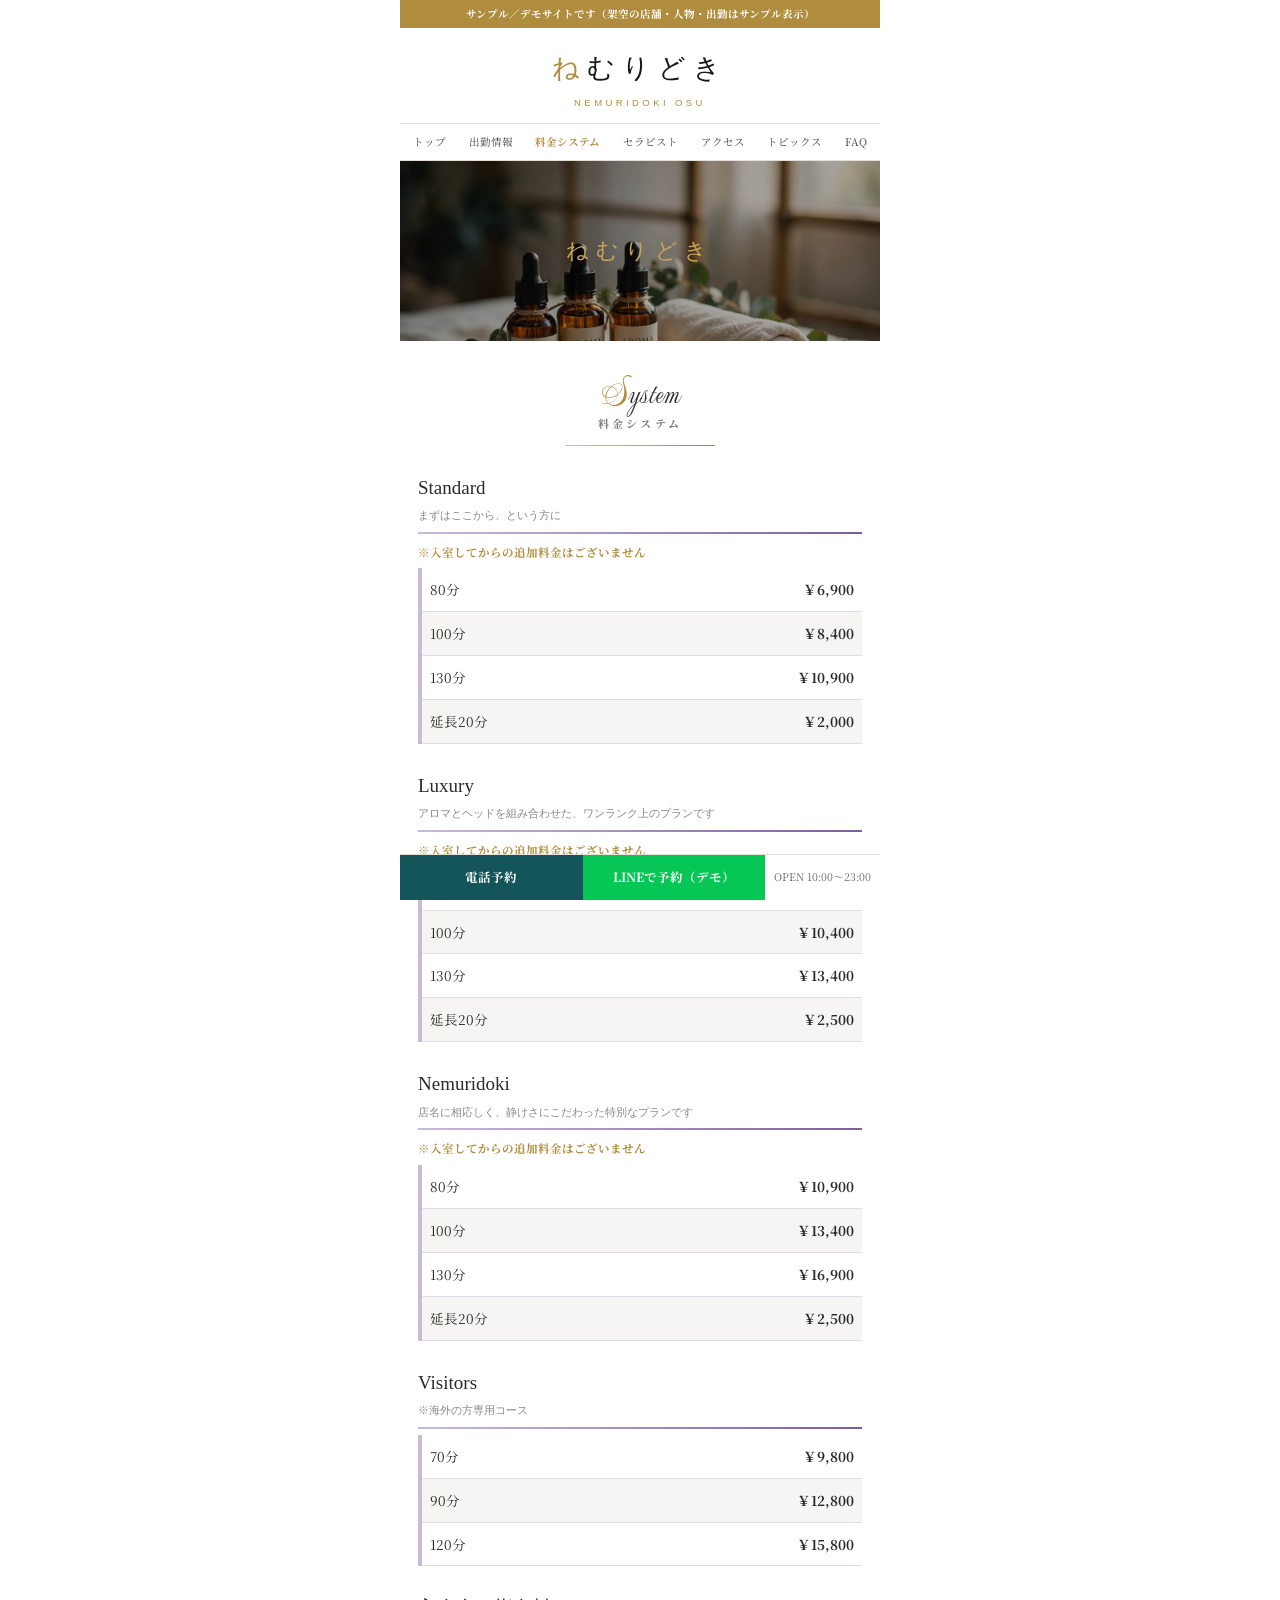
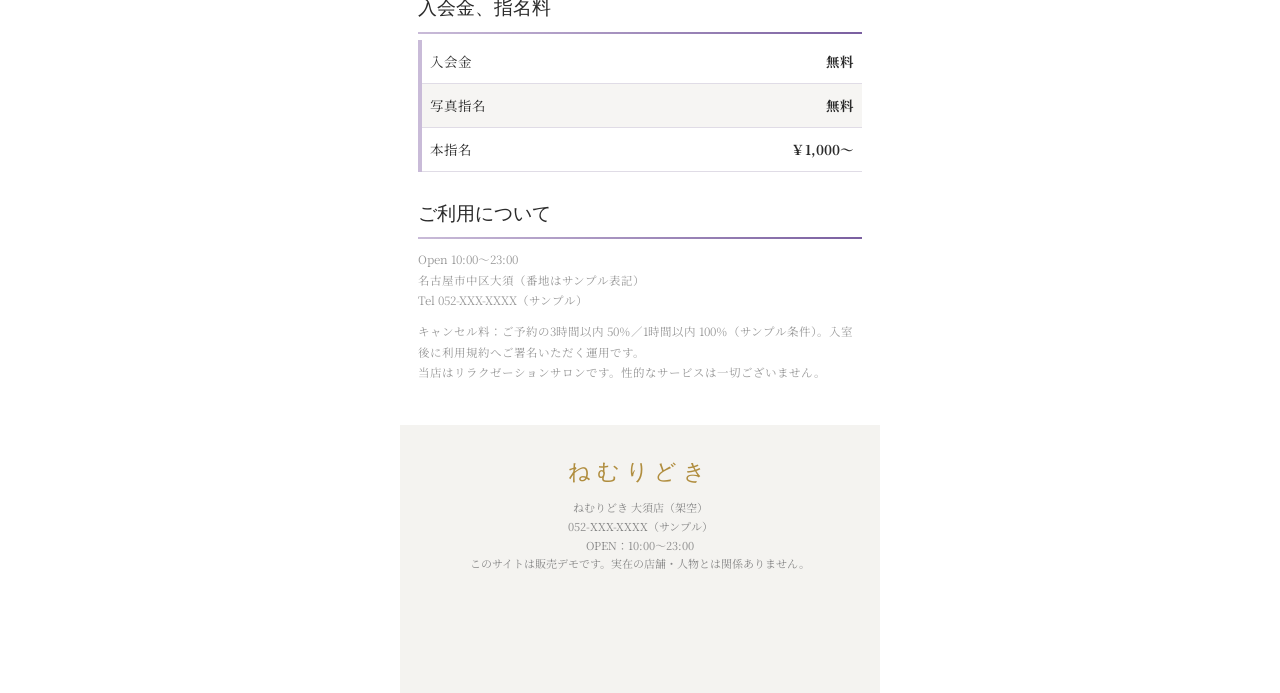
<file: system.html>
<!DOCTYPE html><html lang="ja"><head><meta charset="UTF-8"><meta name="viewport" content="width=device-width,initial-scale=1"><title>料金システム｜大須のメンズエステ【ねむりどき 大須店】（デモ）</title><link rel="stylesheet" href="style.css"><link rel="preconnect" href="https://fonts.googleapis.com"><link href="https://fonts.googleapis.com/css2?family=Mea+Culpa&family=Noto+Serif+JP:wght@400;700&display=swap" rel="stylesheet"></head><body>
<div class="demo">サンプル／デモサイトです（架空の店舗・人物・出勤はサンプル表示）</div><div id="splash"><div class="lg">ねむりどき<small>NEMURIDOKI OSU</small></div></div><header class="top"><div class="logo"><span class="g">ね</span>むりどき<small>NEMURIDOKI OSU</small></div></header>
<nav class="main"><a href="index.html">トップ</a><a href="schedule.html">出勤情報</a><a href="system.html" class="on">料金システム</a><a href="therapist.html">セラピスト</a><a href="access.html">アクセス</a><a href="topics.html">トピックス</a><a href="faq.html">FAQ</a></nav>
<div class="banner"><img src="img/aroma.jpg"><div class="veil"></div><div class="lg">ねむりどき</div></div>
<section><h2 class="sec"><span class="en">System</span><span class="ja">料金システム</span></h2>
<div class="tier">Standard<small>まずはここから、という方に</small></div>
<p class="promise">※入室してからの追加料金はございません</p>
<table class="sys">
<tr><td>80分</td><td>￥6,900</td></tr>
<tr><td>100分</td><td>￥8,400</td></tr>
<tr><td>130分</td><td>￥10,900</td></tr>
<tr><td>延長20分</td><td>￥2,000</td></tr>
</table>
<div class="tier">Luxury<small>アロマとヘッドを組み合わせた、ワンランク上のプランです</small></div>
<p class="promise">※入室してからの追加料金はございません</p>
<table class="sys">
<tr><td>80分</td><td>￥8,400</td></tr>
<tr><td>100分</td><td>￥10,400</td></tr>
<tr><td>130分</td><td>￥13,400</td></tr>
<tr><td>延長20分</td><td>￥2,500</td></tr>
</table>
<div class="tier">Nemuridoki<small>店名に相応しく、静けさにこだわった特別なプランです</small></div>
<p class="promise">※入室してからの追加料金はございません</p>
<table class="sys">
<tr><td>80分</td><td>￥10,900</td></tr>
<tr><td>100分</td><td>￥13,400</td></tr>
<tr><td>130分</td><td>￥16,900</td></tr>
<tr><td>延長20分</td><td>￥2,500</td></tr>
</table>
<div class="tier">Visitors<small>※海外の方専用コース</small></div>
<table class="sys">
<tr><td>70分</td><td>￥9,800</td></tr>
<tr><td>90分</td><td>￥12,800</td></tr>
<tr><td>120分</td><td>￥15,800</td></tr>
</table>
<div class="tier">入会金、指名料</div>
<table class="sys">
<tr><td>入会金</td><td>無料</td></tr>
<tr><td>写真指名</td><td>無料</td></tr>
<tr><td>本指名</td><td>￥1,000〜</td></tr>
</table>
<div class="tier">ご利用について</div>
<p class="note">Open 10:00～23:00<br>名古屋市中区大須（番地はサンプル表記）<br>Tel 052-XXX-XXXX（サンプル）</p>
<p class="note">キャンセル料：ご予約の3時間以内 50％／1時間以内 100％（サンプル条件）。入室後に利用規約へご署名いただく運用です。<br>当店はリラクゼーションサロンです。性的なサービスは一切ございません。</p>
</section>
<footer><div class="fl">ねむりどき</div>ねむりどき 大須店（架空）<br>052-XXX-XXXX（サンプル）<br>OPEN：10:00～23:00<br>このサイトは販売デモです。実在の店舗・人物とは関係ありません。</footer>
<div class="bar"><a href="tel:0520000000">電話予約</a><a class="line" href="#">LINEで予約（デモ）</a><span class="open">OPEN 10:00～23:00</span></div>
<script src="staff.js"></script></body></html>
</file>
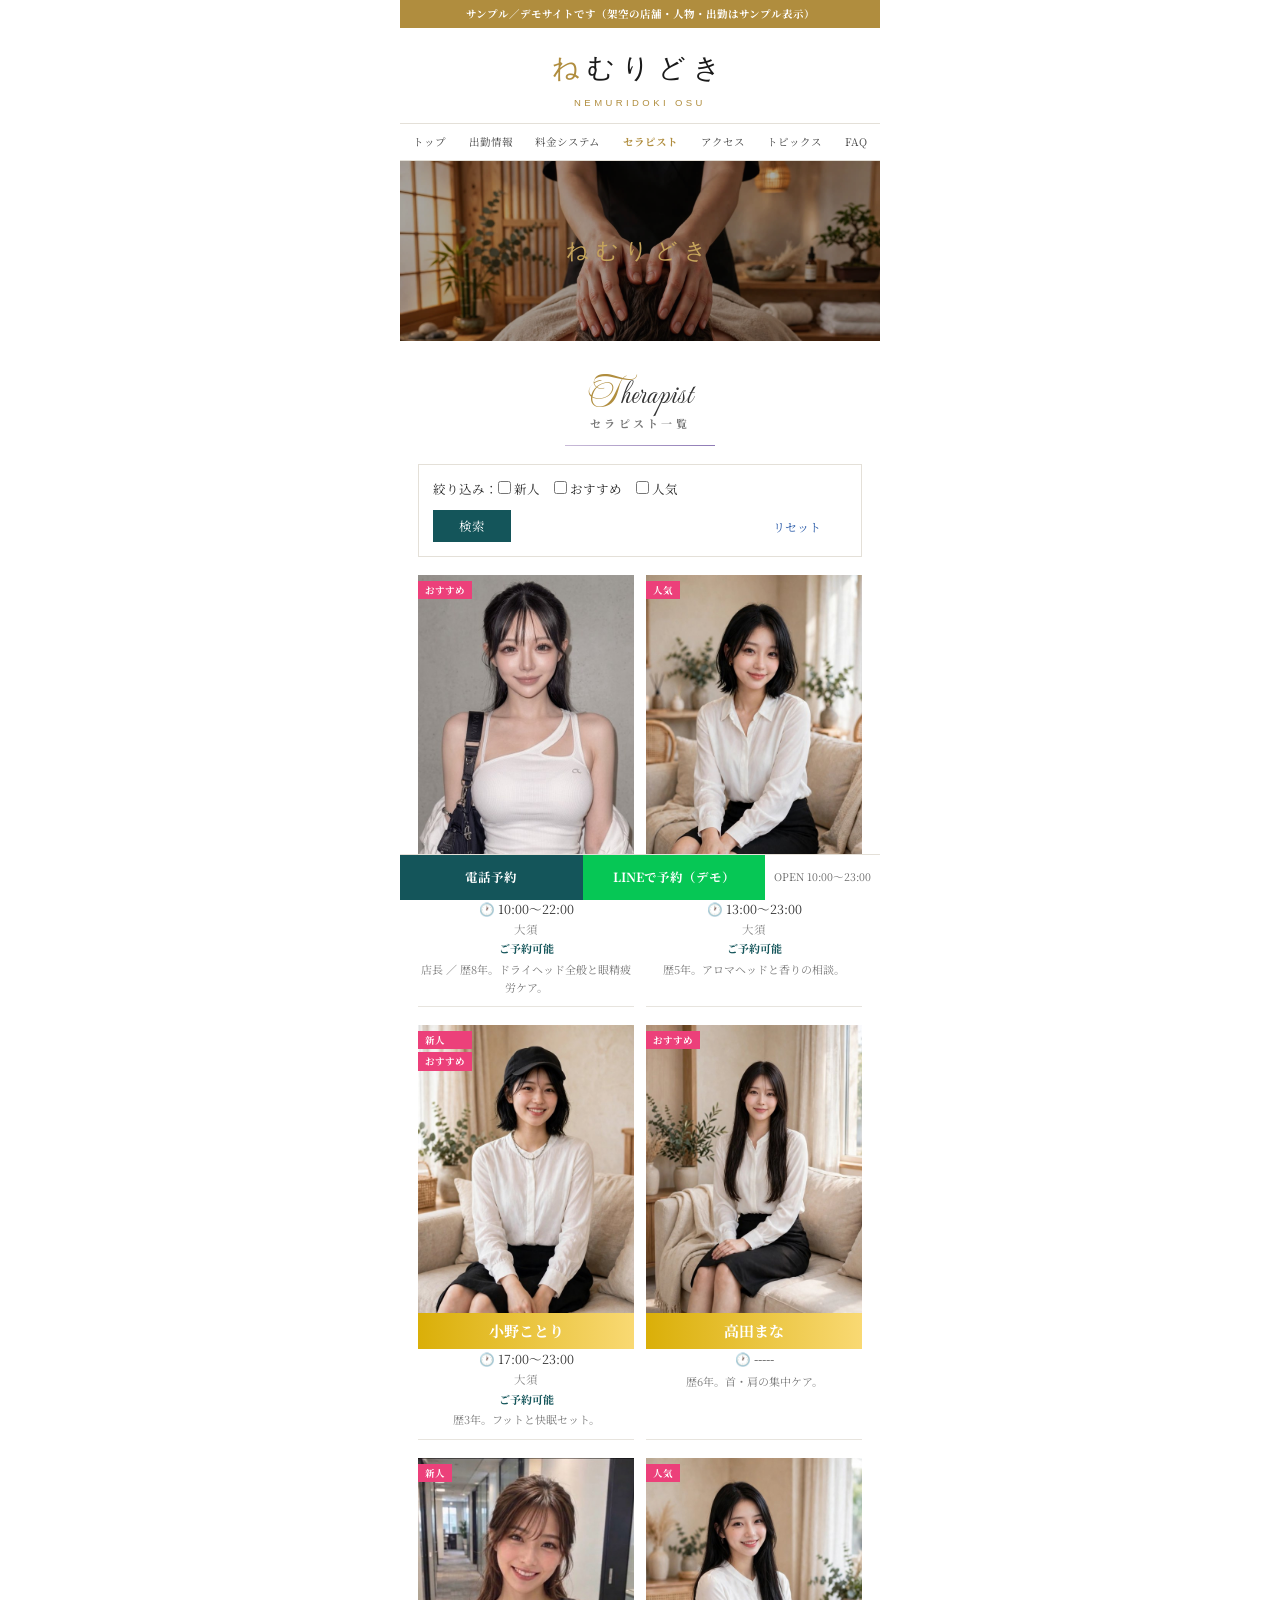
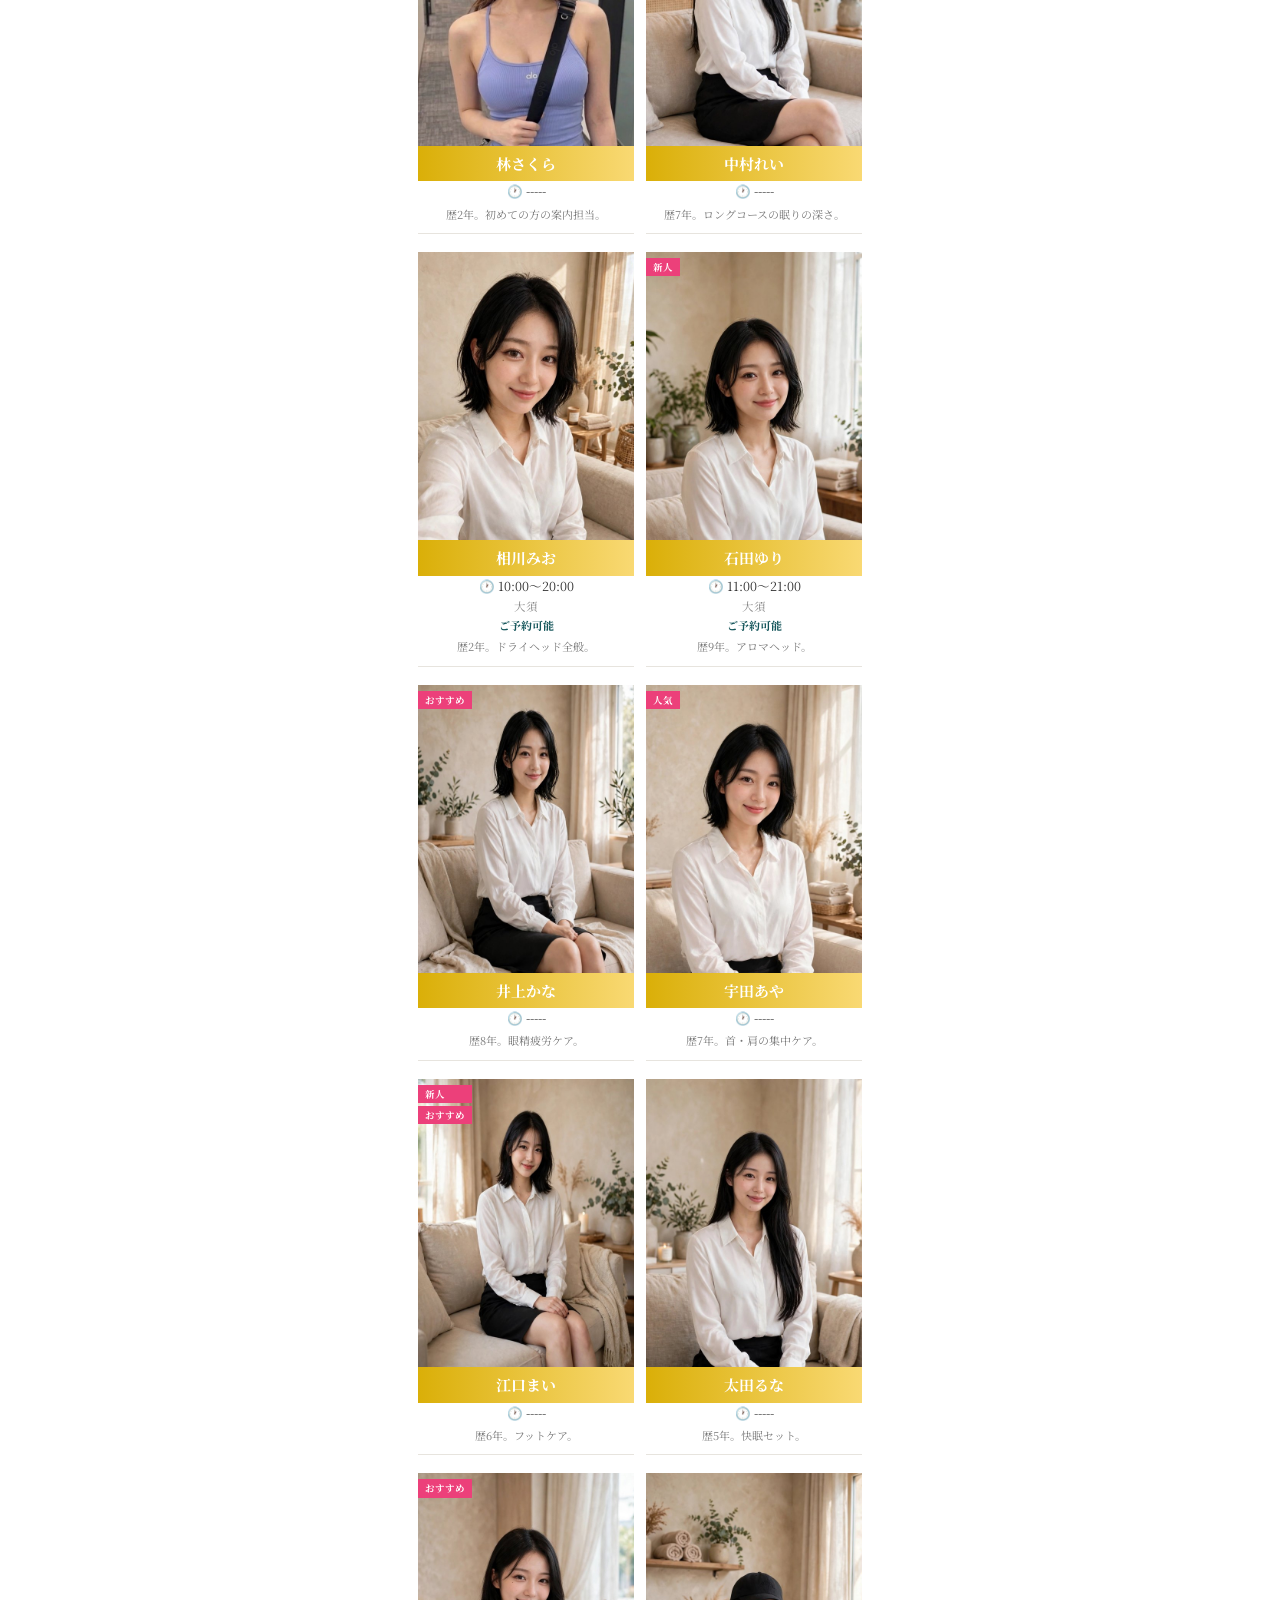
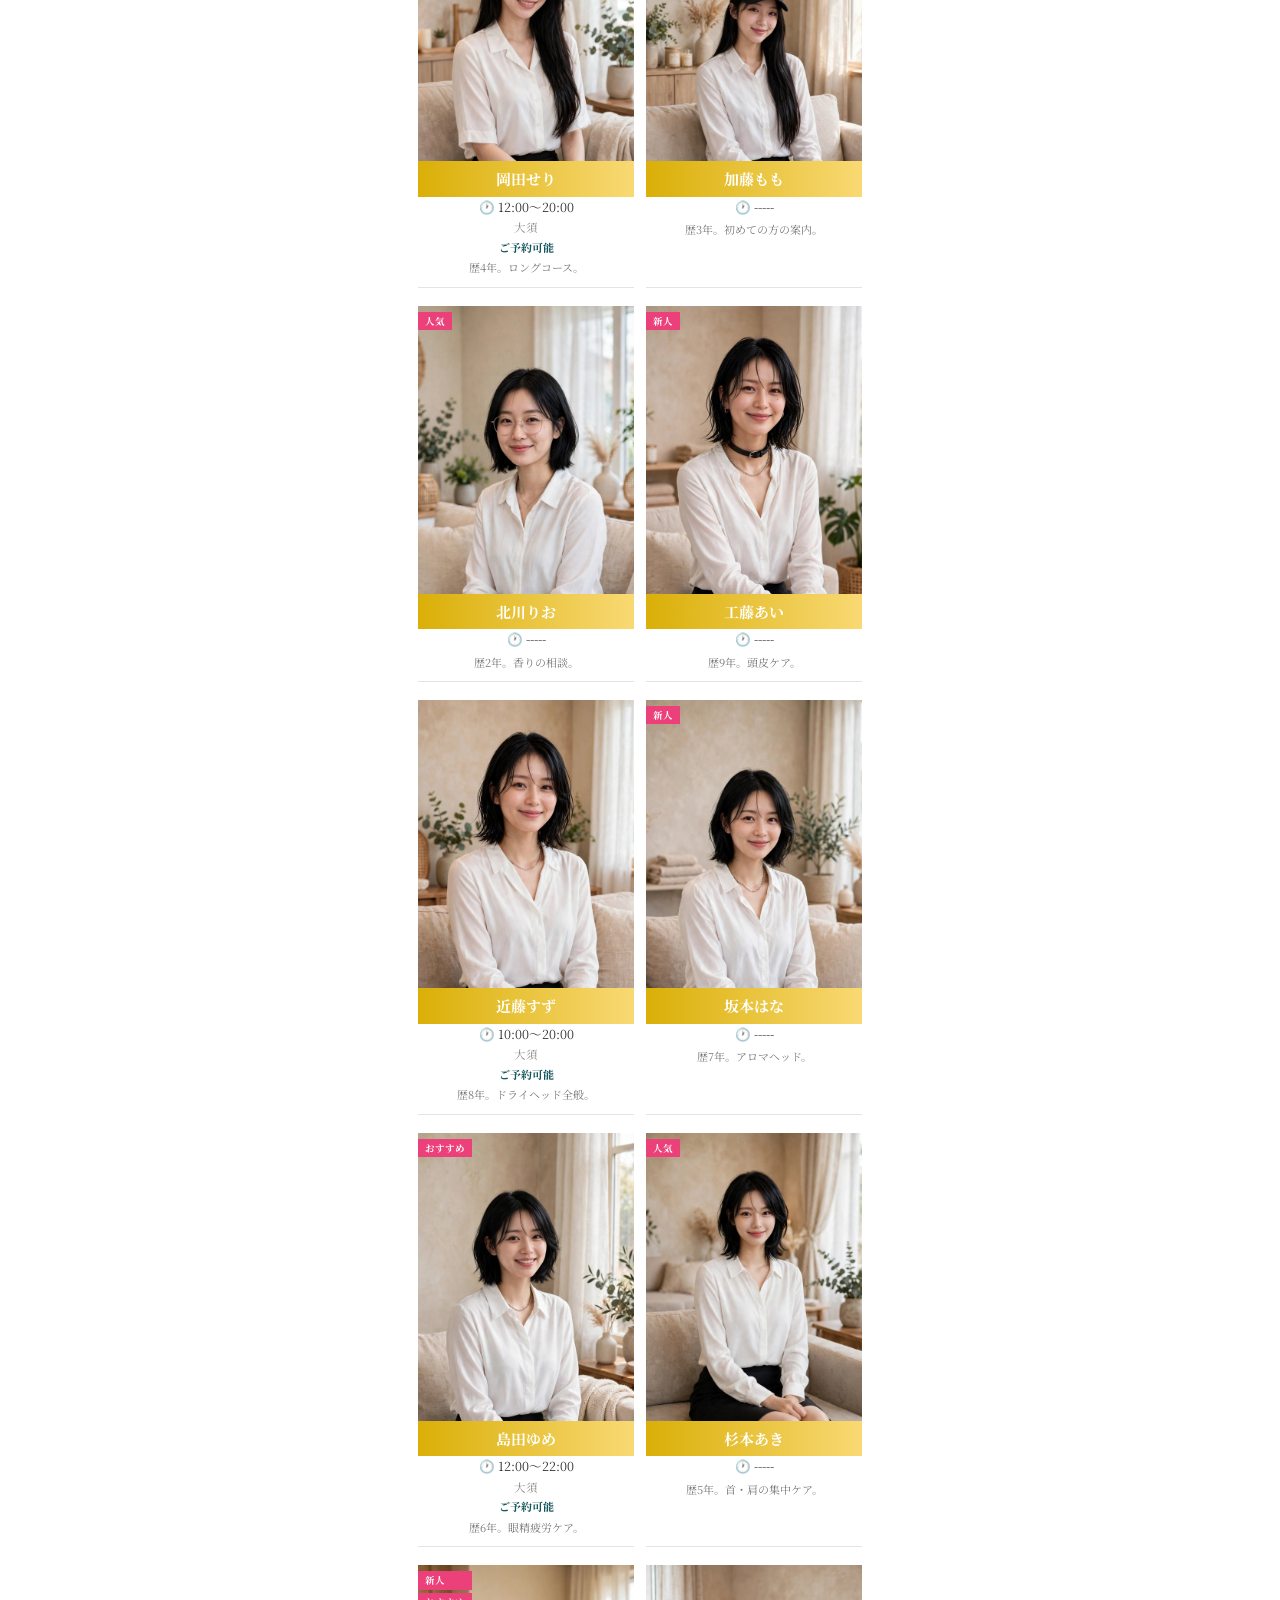
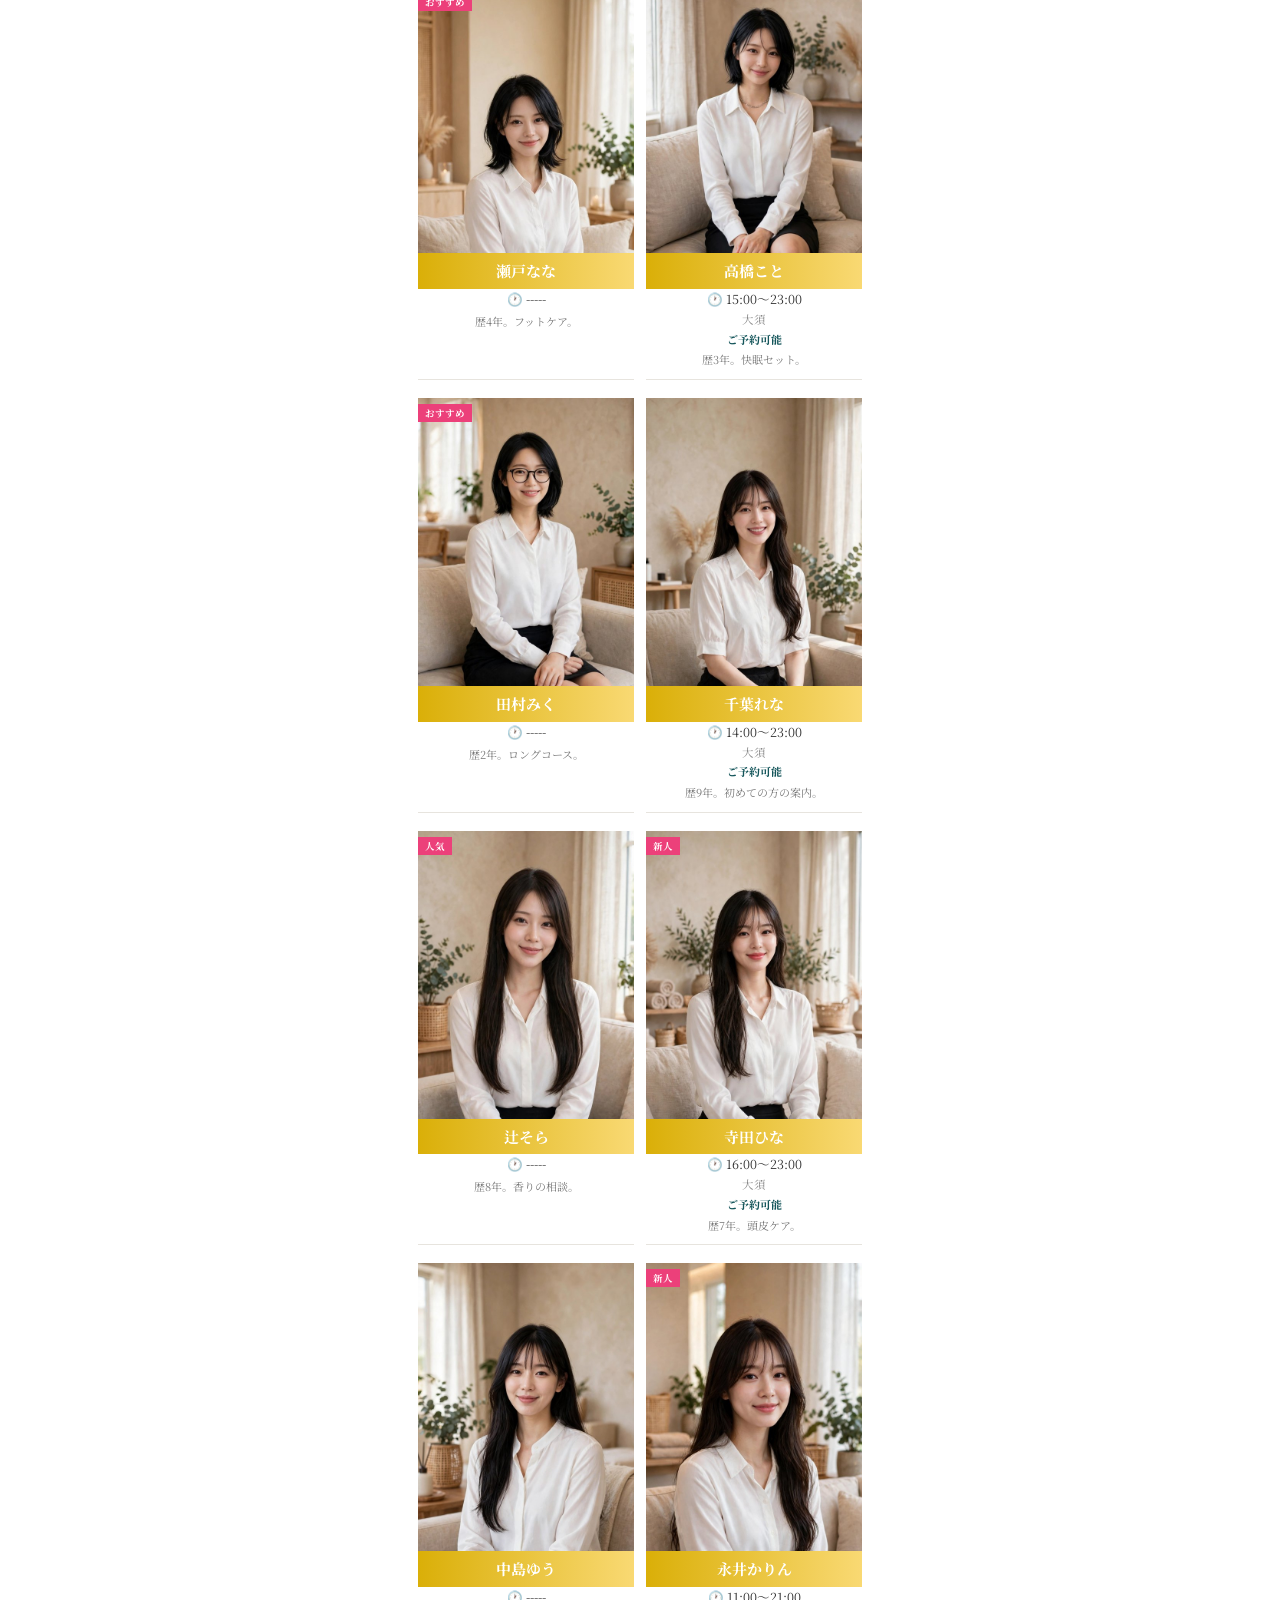
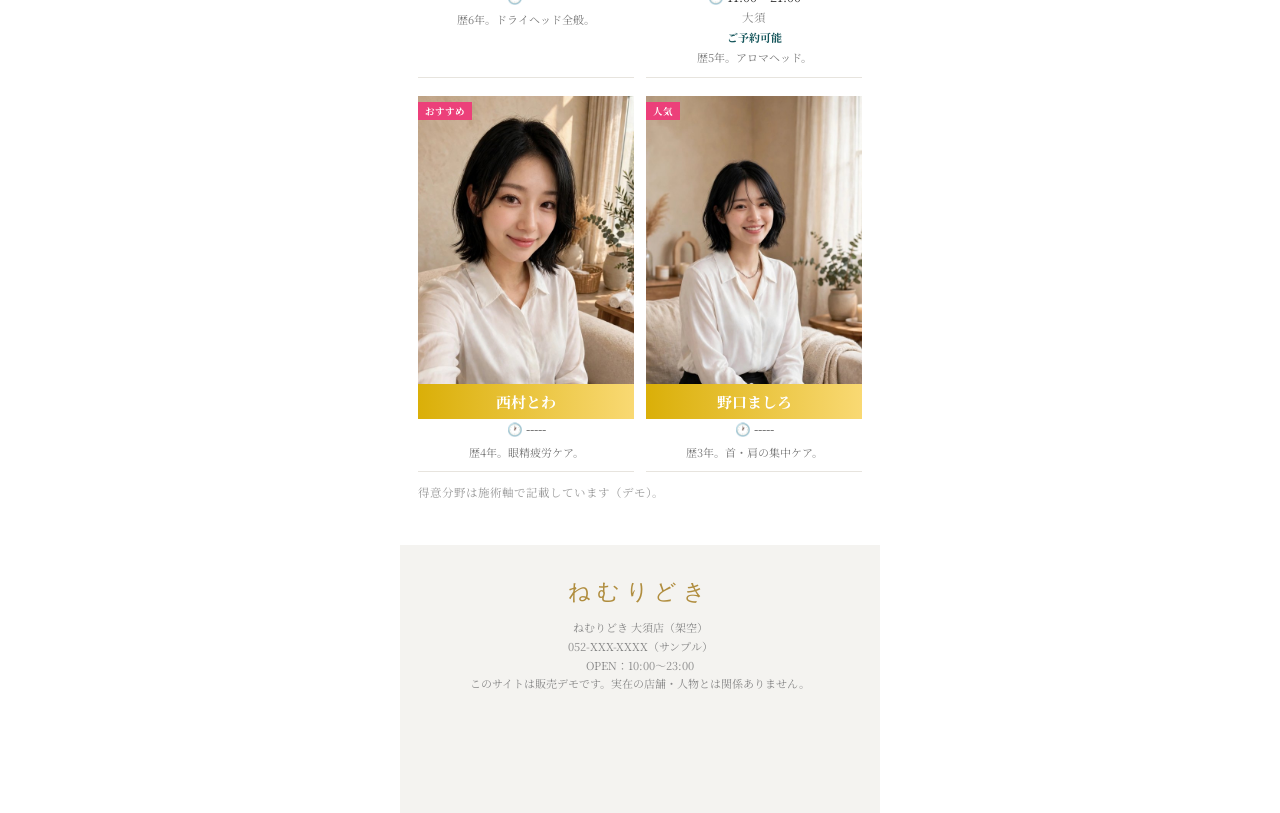
<file: therapist.html>
<!DOCTYPE html><html lang="ja"><head><meta charset="UTF-8"><meta name="viewport" content="width=device-width,initial-scale=1"><title>セラピスト一覧｜大須のメンズエステ【ねむりどき 大須店】（デモ）</title><link rel="stylesheet" href="style.css"><link rel="preconnect" href="https://fonts.googleapis.com"><link href="https://fonts.googleapis.com/css2?family=Mea+Culpa&family=Noto+Serif+JP:wght@400;700&display=swap" rel="stylesheet"></head><body>
<div class="demo">サンプル／デモサイトです（架空の店舗・人物・出勤はサンプル表示）</div><div id="splash"><div class="lg">ねむりどき<small>NEMURIDOKI OSU</small></div></div><header class="top"><div class="logo"><span class="g">ね</span>むりどき<small>NEMURIDOKI OSU</small></div></header>
<nav class="main"><a href="index.html">トップ</a><a href="schedule.html">出勤情報</a><a href="system.html">料金システム</a><a href="therapist.html" class="on">セラピスト</a><a href="access.html">アクセス</a><a href="topics.html">トピックス</a><a href="faq.html">FAQ</a></nav>
<div class="banner"><img src="img/treatment.jpg"><div class="veil"></div><div class="lg">ねむりどき</div></div>
<section><h2 class="sec"><span class="en">Therapist</span><span class="ja">セラピスト一覧</span></h2>
<div class="filter">
<div>絞り込み：<label><input type="checkbox" id="f-new"> 新人</label><label><input type="checkbox" id="f-rec"> おすすめ</label><label><input type="checkbox" id="f-pop"> 人気</label></div>
<div class="row"><button id="f-go">検索</button><button class="reset" id="f-reset">リセット</button></div>
</div>
<div class="grid" id="all"></div>
<p class="note">得意分野は施術軸で記載しています（デモ）。</p>
</section>
<footer><div class="fl">ねむりどき</div>ねむりどき 大須店（架空）<br>052-XXX-XXXX（サンプル）<br>OPEN：10:00～23:00<br>このサイトは販売デモです。実在の店舗・人物とは関係ありません。</footer>
<div class="bar"><a href="tel:0520000000">電話予約</a><a class="line" href="#">LINEで予約（デモ）</a><span class="open">OPEN 10:00～23:00</span></div>
<script src="staff.js"></script>
<script>
const all=document.getElementById("all");
function draw(list){all.innerHTML=list.map(s=>cardHTML(s,true)).join("")}
draw(STAFF);
document.getElementById("f-go").onclick=()=>{
 const want=[];
 if(document.getElementById("f-new").checked)want.push("新人");
 if(document.getElementById("f-rec").checked)want.push("おすすめ");
 if(document.getElementById("f-pop").checked)want.push("人気");
 draw(want.length?STAFF.filter(s=>want.some(w=>s.badges.includes(w))):STAFF);
};
document.getElementById("f-reset").onclick=()=>{["f-new","f-rec","f-pop"].forEach(id=>document.getElementById(id).checked=false);draw(STAFF)};
</script>
</body></html>
</file>
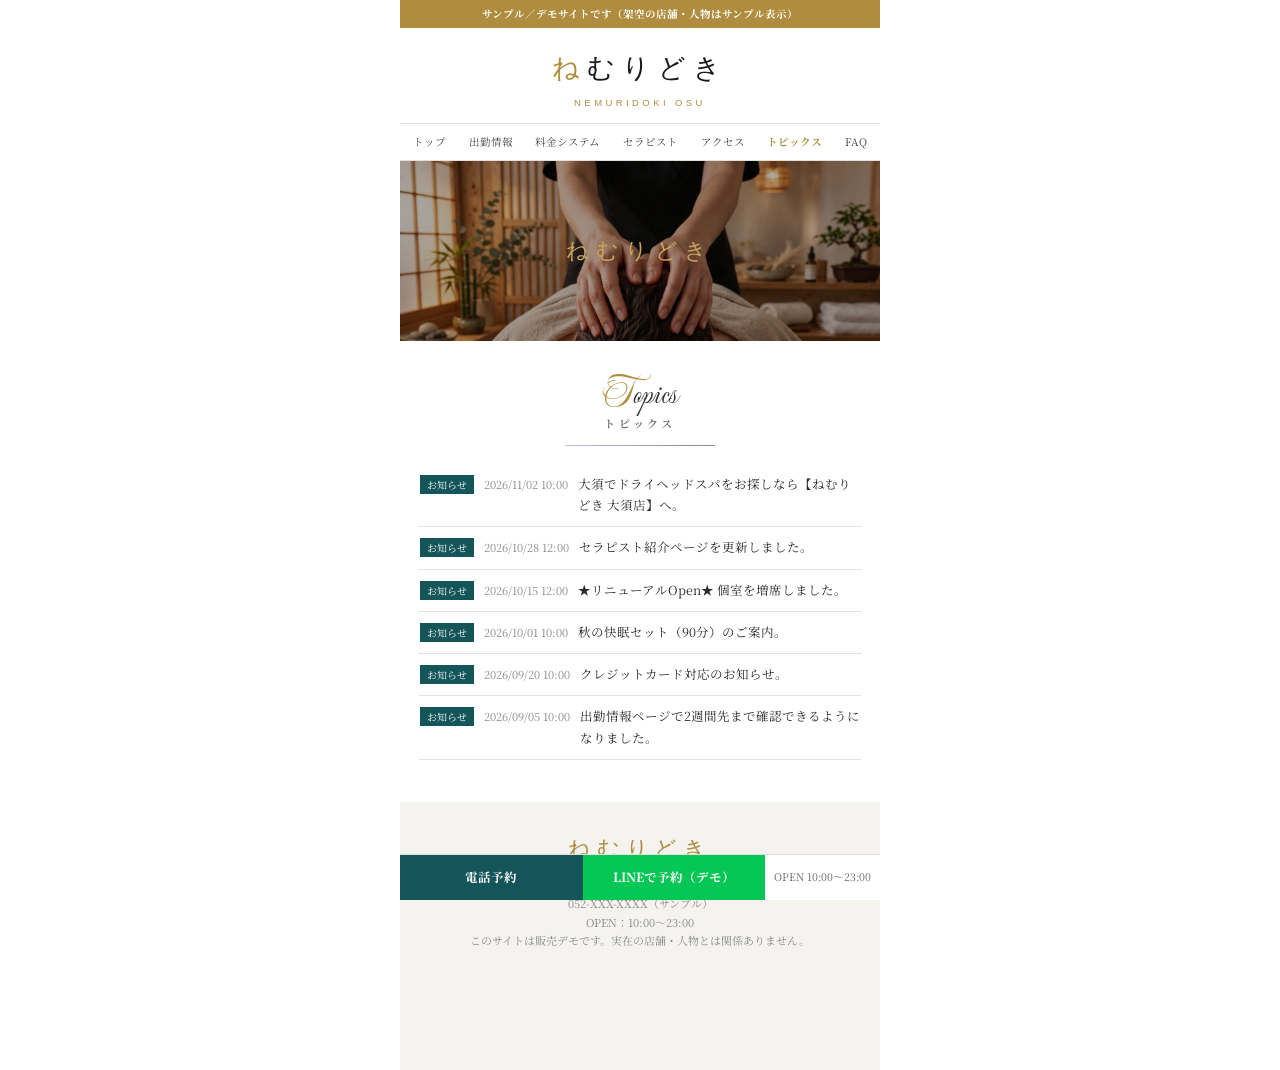
<file: topics.html>
<!DOCTYPE html><html lang="ja"><head><meta charset="UTF-8"><meta name="viewport" content="width=device-width,initial-scale=1"><title>トピックス｜大須のメンズエステ【ねむりどき 大須店】（デモ）</title><link rel="stylesheet" href="style.css"><link rel="preconnect" href="https://fonts.googleapis.com"><link href="https://fonts.googleapis.com/css2?family=Mea+Culpa&family=Noto+Serif+JP:wght@400;700&display=swap" rel="stylesheet"></head><body>
<div class="demo">サンプル／デモサイトです（架空の店舗・人物はサンプル表示）</div><div id="splash"><div class="lg">ねむりどき<small>NEMURIDOKI OSU</small></div></div><header class="top"><div class="logo"><span class="g">ね</span>むりどき<small>NEMURIDOKI OSU</small></div></header>
<nav class="main"><a href="index.html">トップ</a><a href="schedule.html">出勤情報</a><a href="system.html">料金システム</a><a href="therapist.html">セラピスト</a><a href="access.html">アクセス</a><a href="topics.html" class="on">トピックス</a><a href="faq.html">FAQ</a></nav>
<div class="banner"><img src="img/treatment.jpg"><div class="veil"></div><div class="lg">ねむりどき</div></div>
<section><h2 class="sec"><span class="en">Topics</span><span class="ja">トピックス</span></h2><div class="topic"><span class="tag">お知らせ</span><span class="d">2026/11/02 10:00</span><span>大須でドライヘッドスパをお探しなら【ねむりどき 大須店】へ。</span></div><div class="topic"><span class="tag">お知らせ</span><span class="d">2026/10/28 12:00</span><span>セラピスト紹介ページを更新しました。</span></div><div class="topic"><span class="tag">お知らせ</span><span class="d">2026/10/15 12:00</span><span>★リニューアルOpen★ 個室を増席しました。</span></div><div class="topic"><span class="tag">お知らせ</span><span class="d">2026/10/01 10:00</span><span>秋の快眠セット（90分）のご案内。</span></div><div class="topic"><span class="tag">お知らせ</span><span class="d">2026/09/20 10:00</span><span>クレジットカード対応のお知らせ。</span></div><div class="topic"><span class="tag">お知らせ</span><span class="d">2026/09/05 10:00</span><span>出勤情報ページで2週間先まで確認できるようになりました。</span></div></section>
<footer><div class="fl">ねむりどき</div>ねむりどき 大須店（架空）<br>052-XXX-XXXX（サンプル）<br>OPEN：10:00～23:00<br>このサイトは販売デモです。実在の店舗・人物とは関係ありません。</footer>
<div class="bar"><a href="tel:0520000000">電話予約</a><a class="line" href="#">LINEで予約（デモ）</a><span class="open">OPEN 10:00～23:00</span></div>
<script src="staff.js"></script>
</body></html>
</file>
<file: style.css>
*{margin:0;padding:0;box-sizing:border-box}
body{font-family:"Noto Serif JP","Hiragino Mincho ProN","Yu Mincho",serif;background:#fff;color:#2B2B2B;max-width:480px;margin:0 auto;line-height:1.7}
img{display:block;width:100%}
a{color:inherit}
.demo{background:#B08D3E;color:#fff;font-size:10.5px;font-weight:700;text-align:center;padding:5px 8px}
#splash{position:fixed;inset:0;background:#111;z-index:50;display:flex;align-items:center;justify-content:center;transition:opacity .6s}
#splash .lg{font-family:"Hiragino Mincho ProN",serif;color:#C6A55C;font-size:30px;letter-spacing:.3em;text-align:center}
#splash .lg small{display:block;font-size:10px;letter-spacing:.4em;margin-top:6px}
header.top{padding:18px 18px 12px;text-align:center}
.logo{font-family:"Hiragino Mincho ProN",serif;font-size:27px;letter-spacing:.26em;color:#1a1a1a}
.logo .g{color:#B08D3E}
.logo small{display:block;font-family:"Hiragino Kaku Gothic ProN",sans-serif;font-size:9.5px;letter-spacing:.36em;color:#B08D3E;margin-top:3px}
nav.main{display:flex;justify-content:space-around;border-top:1px solid #E4E0D8;border-bottom:1px solid #E4E0D8;padding:9px 2px;font-size:10.5px;background:#fff}
nav.main a{text-decoration:none;color:#444}
nav.main a.on{color:#B08D3E;font-weight:700}
.fv{position:relative}
.fv img{height:78vh;min-height:480px;object-fit:cover;object-position:top}
.fv .veil{position:absolute;inset:0;background:rgba(10,10,10,.38)}
.fv .lg{position:absolute;inset:0;display:flex;flex-direction:column;align-items:center;justify-content:flex-end;padding-bottom:13%;color:#C6A55C;font-family:"Hiragino Mincho ProN",serif}
.fv .lg .mark{font-size:15px;letter-spacing:.5em;border:1px solid #C6A55C;border-radius:50%;width:64px;height:64px;display:flex;align-items:center;justify-content:center;padding-left:.5em}
.fv .lg .nm{font-size:34px;letter-spacing:.3em;margin-top:16px;padding-left:.3em}
.fv .lg .en{font-size:10px;letter-spacing:.44em;margin-top:6px;font-family:"Hiragino Kaku Gothic ProN",sans-serif}
.fv .rule{width:120px;height:1px;background:#C6A55C;margin-top:14px}
.banner{position:relative}
.banner img{height:180px;object-fit:cover;object-position:top}
.banner .veil{position:absolute;inset:0;background:rgba(10,10,10,.35)}
.banner .lg{position:absolute;inset:0;display:flex;align-items:center;justify-content:center;color:#C6A55C;font-family:"Hiragino Mincho ProN",serif;font-size:22px;letter-spacing:.3em}
section{padding:34px 18px 6px}
h2.sec{text-align:center;margin-bottom:18px}
h2.sec .en{font-family:"Mea Culpa","Snell Roundhand","Segoe Script",cursive;font-size:34px;font-weight:400;color:#333;display:block;line-height:1.1}
h2.sec .en::first-letter{color:#B08D3E}
h2.sec .ja{font-size:11px;letter-spacing:.3em;color:#777;display:block;margin-top:2px}
h2.sec::after{content:"";display:block;width:150px;height:1px;background:linear-gradient(90deg,#C9BBD8,#8E7AB5);margin:12px auto 0}
.slider{display:flex;gap:8px;overflow:hidden}
.slider img{width:32.5%;height:92px;object-fit:cover;flex:none}
.topic{display:flex;gap:10px;padding:10px 2px;border-bottom:1px solid #E7E4DE;font-size:12.5px;align-items:baseline}
.topic .d{color:#888;font-size:11px;white-space:nowrap}
.topic .tag{font-size:10px;background:#14555A;color:#fff;padding:1px 7px;white-space:nowrap}
.grid{display:grid;grid-template-columns:1fr 1fr;gap:18px 12px}
.card{text-align:center;padding-bottom:10px;border-bottom:1px solid #E7E4DE;display:block;text-decoration:none;color:inherit}
.card .ph{display:block;position:relative}
.card .tm,.card .rm,.card .st,.card .pf{display:block}
.card .ph{position:relative}
.card .ph img{aspect-ratio:3/4;object-fit:cover;object-position:top}
.bdg{position:absolute;left:0;display:flex;flex-direction:column;gap:3px;top:6px}
.bdg i{font-style:normal;background:#EC407A;color:#fff;font-size:9.5px;font-weight:700;padding:1px 7px;text-align:left}
.card .nm{display:block;font-size:15px;font-weight:700;margin-top:0;padding:5px 2px;color:#fff;background:linear-gradient(90deg,#DAAF08,#F9D973)}
.card .tm{font-size:12.5px;color:#333}
.card .rm{font-size:11.5px;color:#888}
.card .st{font-size:11px;font-weight:700;color:#14555A}
.card .pf{font-size:11px;color:#777;margin-top:3px;line-height:1.6}
.more{display:block;text-align:center;margin-top:16px;font-size:12.5px;color:#14555A;text-decoration:none;font-weight:700}
.credit{border:1px solid #E4E0D8;padding:14px;font-size:12.5px;color:#555;text-align:center}
.credit b{color:#2B2B2B}
.concept{font-size:13px;line-height:2.1;color:#444}
.concept .ck{color:#B08D3E;font-weight:700}
.room{border-top:1px solid #E7E4DE;padding:16px 2px}
.room h3{font-family:"Hiragino Mincho ProN",serif;font-size:16px;margin-bottom:5px}
.room p{font-size:12.5px;color:#666}
.room .tel{font-size:13px;color:#2B2B2B;margin-top:5px;font-weight:700}
.tabs{display:flex;gap:6px;flex-wrap:wrap;margin-bottom:10px}
.tabs button,.tabs span{border:1px solid #2B2B2B;background:#fff;color:#2B2B2B;padding:5px 11px;font-size:12px;cursor:pointer;font-family:inherit}
.tabs .on{background:#14555A;border-color:#14555A;color:#fff;font-weight:700}
.tabs .sun{color:#C0392B}.tabs .sat{color:#2456A6}
.nextweek{display:block;margin:2px auto 12px;border:1px solid #2B2B2B;background:#fff;padding:6px 22px;font-size:12.5px;cursor:pointer;font-family:inherit}
.filter{border:1px solid #E4E0D8;padding:14px;margin-bottom:18px;font-size:12.5px}
.filter label{margin-right:14px}
.filter .row{display:flex;align-items:center;gap:10px;margin-top:10px}
.filter button{background:#14555A;color:#fff;border:none;padding:7px 26px;font-size:12.5px;cursor:pointer;font-family:inherit}
.filter .reset{color:#2456A6;font-size:12px;background:none;border:none;cursor:pointer;margin-left:auto}
.tier{font-family:"Hiragino Mincho ProN",serif;font-size:19px;margin-top:26px;color:#2B2B2B}
.tier small{display:block;font-family:"Hiragino Kaku Gothic ProN",sans-serif;font-size:11px;color:#888;margin-top:2px}
.tier::after{content:"";display:block;height:2px;background:linear-gradient(90deg,#C9BBD8,#7A5FA0);margin-top:7px}
.promise{font-size:11.5px;color:#B08D3E;font-weight:700;margin-top:9px}
table.sys{width:100%;border-collapse:collapse;margin-top:6px}
table.sys tr:nth-child(even){background:#F6F5F3}
table.sys td{padding:10px 8px;border-bottom:1px solid #E0DCE6;font-size:13.5px;border-left:4px solid transparent}
table.sys tr td:first-child{border-left:4px solid #C9BBD8}
table.sys td:last-child{text-align:right;font-weight:700;border-left:none}
.note{font-size:11.5px;color:#999;margin-top:10px;line-height:1.8}
footer{background:#F4F3F0;padding:28px 18px 120px;text-align:center;font-size:11px;color:#888;margin-top:36px}
footer .fl{font-family:"Hiragino Mincho ProN",serif;font-size:22px;letter-spacing:.26em;color:#B08D3E;margin-bottom:8px}
.bar{position:fixed;left:0;right:0;bottom:0;max-width:480px;margin:0 auto;display:flex;background:#fff;border-top:1px solid #E4E0D8;z-index:5}
.bar a{flex:1;text-align:center;padding:12px 4px;font-size:12.5px;font-weight:700;text-decoration:none;color:#fff;background:#14555A}
.bar a.line{background:#06C755}
.bar .open{align-self:center;font-size:10.5px;color:#666;padding:0 9px;white-space:nowrap}

.qa{border-bottom:1px solid #E7E4DE;padding:13px 2px}
.qa .q{font-weight:700;font-size:14px}
.qa .q::before{content:"Q. ";color:#B08D3E}
.qa .a{font-size:12.5px;color:#555;margin-top:5px;line-height:1.9}
.qa .a::before{content:"A. ";color:#14555A;font-weight:700}
.mapbox{border:1px solid #E4E0D8;background:#F6F5F3;height:180px;display:flex;align-items:center;justify-content:center;color:#999;font-size:12px;margin-top:10px}
.prof-hero img{aspect-ratio:3/4;object-fit:cover;object-position:top;max-height:520px}
.prof-body{padding:18px}
.prof-body .nm{font-size:20px;font-weight:700;text-align:center;color:#fff;background:linear-gradient(90deg,#DAAF08,#F9D973);padding:7px 2px}
.prof-body .row{text-align:center;margin-top:10px;font-size:13px}
.prof-body .pf{font-size:13px;color:#555;line-height:2;margin-top:14px}
.backlink{display:block;text-align:center;margin-top:18px;color:#14555A;font-weight:700;text-decoration:none;font-size:13px}
</file>
